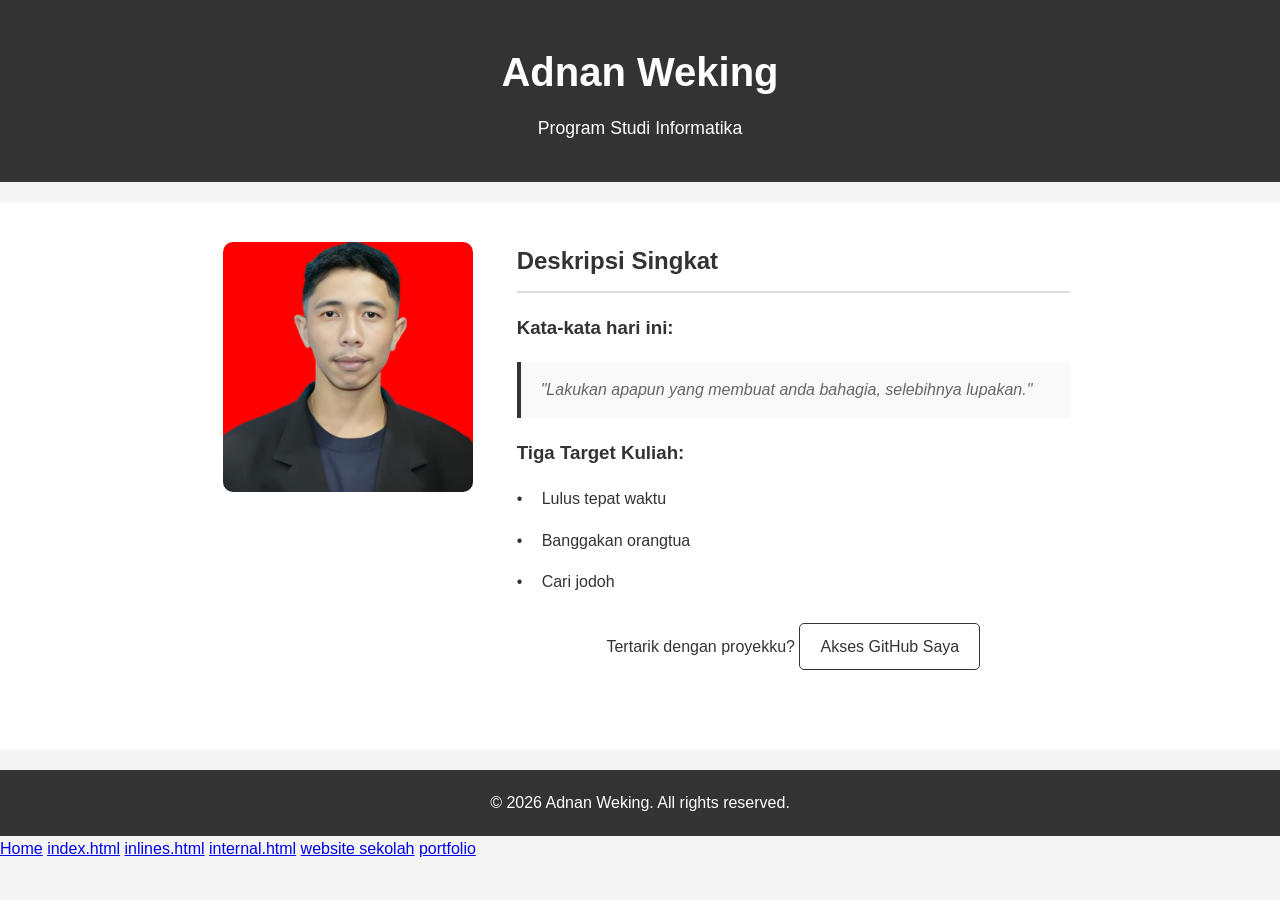
<file: index.html>
<!DOCTYPE html>
<html lang="id">
<head>
    <meta charset="UTF-8">
    <meta name="viewport" content="width=device-width, initial-scale=1.0">
    <title>Profil Adnan Weking</title>
    <style>
        * {
            margin: 0;
            padding: 0;
            box-sizing: border-box;
        }

        body {
            font-family: Arial, sans-serif;
            line-height: 1.6;
            color: #333;
            background-color: #f5f5f5;
        }

        .container {
            max-width: 900px;
            margin: 0 auto;
            padding: 0 20px;
        }

        /* Header */
        header {
            background-color: #333;
            color: white;
            padding: 40px 0;
            text-align: center;
        }

        header h1 {
            font-size: 2.5em;
            margin-bottom: 10px;
        }

        header p {
            font-size: 1.1em;
        }

        /* Main Content */
        main {
            background: white;
            padding: 40px 20px;
            margin: 20px 0;
        }

        .profile-section {
            display: grid;
            grid-template-columns: 1fr 2fr;
            gap: 30px;
            align-items: start;
            margin-bottom: 40px;
        }

        .profile-image {
            text-align: center;
        }

        .profile-image img {
            width: 250px;
            height: 250px;
            border-radius: 10px;
            object-fit: cover;
            object-position: center 10%;
        }

        .profile-info h2 {
            color: #333;
            margin-bottom: 20px;
            padding-bottom: 10px;
            border-bottom: 2px solid #ddd;
        }

        .profile-info blockquote {
            background-color: #f9f9f9;
            padding: 15px 20px;
            border-left: 4px solid #333;
            margin: 20px 0;
            font-style: italic;
            color: #666;
        }

        .profile-info h3 {
            margin-top: 20px;
            margin-bottom: 10px;
            color: #333;
        }

        .profile-info ul {
            list-style: none;
            margin-left: 0;
        }

        .profile-info li {
            padding: 8px 0;
            padding-left: 25px;
            position: relative;
        }

        .profile-info li:before {
            content: "•";
            position: absolute;
            left: 0;
        }

        .profile-info p {
            margin-top: 20px;
            text-align: center;
        }

        .profile-info a {
            color: #333;
            text-decoration: none;
            padding: 10px 20px;
            border: 1px solid #333;
            border-radius: 5px;
            display: inline-block;
            transition: 0.3s;
        }

        .profile-info a:hover {
            background-color: #333;
            color: white;
        }

        /* Footer */
        footer {
            background-color: #333;
            color: white;
            text-align: center;
            padding: 20px;
        }

        /* Responsive */
        @media (max-width: 768px) {
            .profile-section {
                grid-template-columns: 1fr;
            }

            .profile-image img {
                width: 200px;
                height: 200px;
            }

            header h1 {
                font-size: 1.8em;
            }

            main {
                padding: 20px 15px;
            }
        }
    </style>
</head>
<body>
    <!-- Header -->
    <header>
        <div class="container">
            <h1>Adnan Weking</h1>
            <p>Program Studi Informatika</p>
        </div>
    </header>

    <!-- Main Content -->
    <main>
        <div class="container">
            <div class="profile-section">
                <!-- Profile Image -->
                <div class="profile-image">
                    <img src="./portfolio/WhatsApp Image 2025-04-12 at 00.24.28.jpeg" alt="Adnan Weking">
                </div>

                <!-- Profile Info -->
                <div class="profile-info">
                    <h2>Deskripsi Singkat</h2>
                    
                    <h3>Kata-kata hari ini:</h3>
                    <blockquote>
                        "Lakukan apapun yang membuat anda bahagia, selebihnya lupakan."
                    </blockquote>

                    <h3>Tiga Target Kuliah:</h3>
                    <ul>
                        <li>Lulus tepat waktu</li>
                        <li>Banggakan orangtua</li>
                        <li>Cari jodoh</li>
                    </ul>

                    <p>Tertarik dengan proyekku? <a href="https://github.com/adnanweking" target="_blank">Akses GitHub Saya</a></p>
                </div>
            </div>
        </div>
    </main>

    <!-- Footer -->
    <footer>
        <p>&copy; 2026 Adnan Weking. All rights reserved.</p>
    </footer>
</body>
</html>

<nav class="navbar">
        <a href="index.html">Home</a>
    
        <a href="index.html">index.html</a>
        <a href="inlines.html">inlines.html</a>
        <a href="internal.html">internal.html</a>
        <a href="website sekolah">website sekolah</a>
        <a href="portfolio/">portfolio</a>
</file>
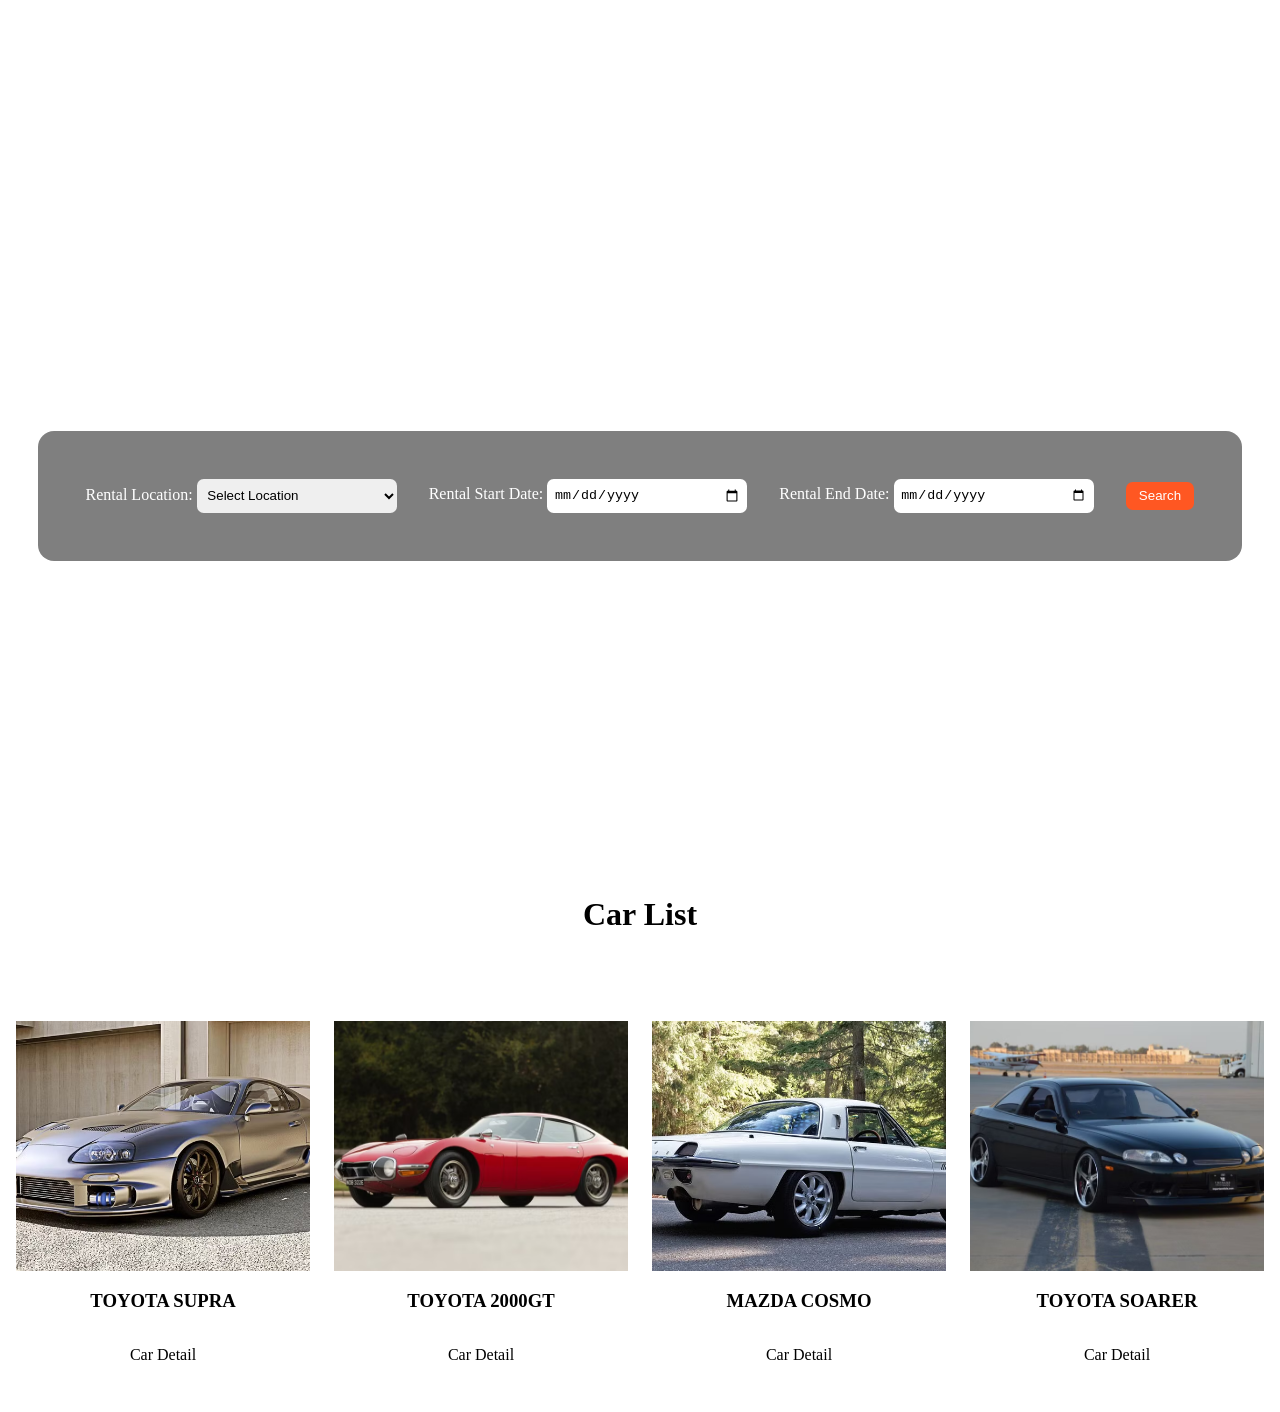
<file: carrental/index.html>
<!DOCTYPE html>
<html lang="en">

<head>
    <meta charset="UTF-8">
    <meta name="viewport" content="width=device-width, initial-scale=1.0">
    <title>Car Rental</title>
    <link rel="stylesheet" href="style.css">
</head>

<body>
    <div id="search">
        <div class="title">
            <h1>Car Rental</h1>
            <p>Find the perfect car for your next adventure</p>
            <hr>
        </div>
        <div class="form-container">
            <div class="form-group">
                <label for="pickup">Rental Location:</label>
                <select id="pickup" name="pickup">
                    <option value="">Select Location</option>
                    <option value="location1">Yogyakarta</option>
                    <option value="location2">Bali</option>
                </select>
            </div>
            <div class="form-group">
                <label for="pickup-date">Rental Start Date:</label>
                <input type="date" id="pickup-date" name="pickup-date">
            </div>
            <div class="form-group">
                <label for="return-date">Rental End Date:</label>
                <input type="date" id="return-date" name="return-date">
            </div>
            <button type="submit">Search</button>
        </div>
    </div>

    <div class="car-list">
        <h2>Car List</h2>
        <div class="car-item">
            <img src="./car/toyota-supra.avif" alt="Car 1">
            <h3>TOYOTA SUPRA</h3>
            <p>Car Detail</p>
        </div>
        <div class="car-item">
            <img src="./car/toyota-200gt.avif" alt="Car 2">
            <h3>TOYOTA 2000GT</h3>
            <p>Car Detail</p>
        </div>
        <div class="car-item">
            <img src="./car/mazda-cosmo.avif" alt="Car 2">
            <h3>MAZDA COSMO</h3>
            <p>Car Detail</p>
        </div>
        <div class="car-item">
            <img src="./car/toyot-soarer.avif" alt="Car 2">
            <h3>TOYOTA SOARER</h3>
            <p>Car Detail</p>
        </div>
    </div>
</body>

</html>
</file>
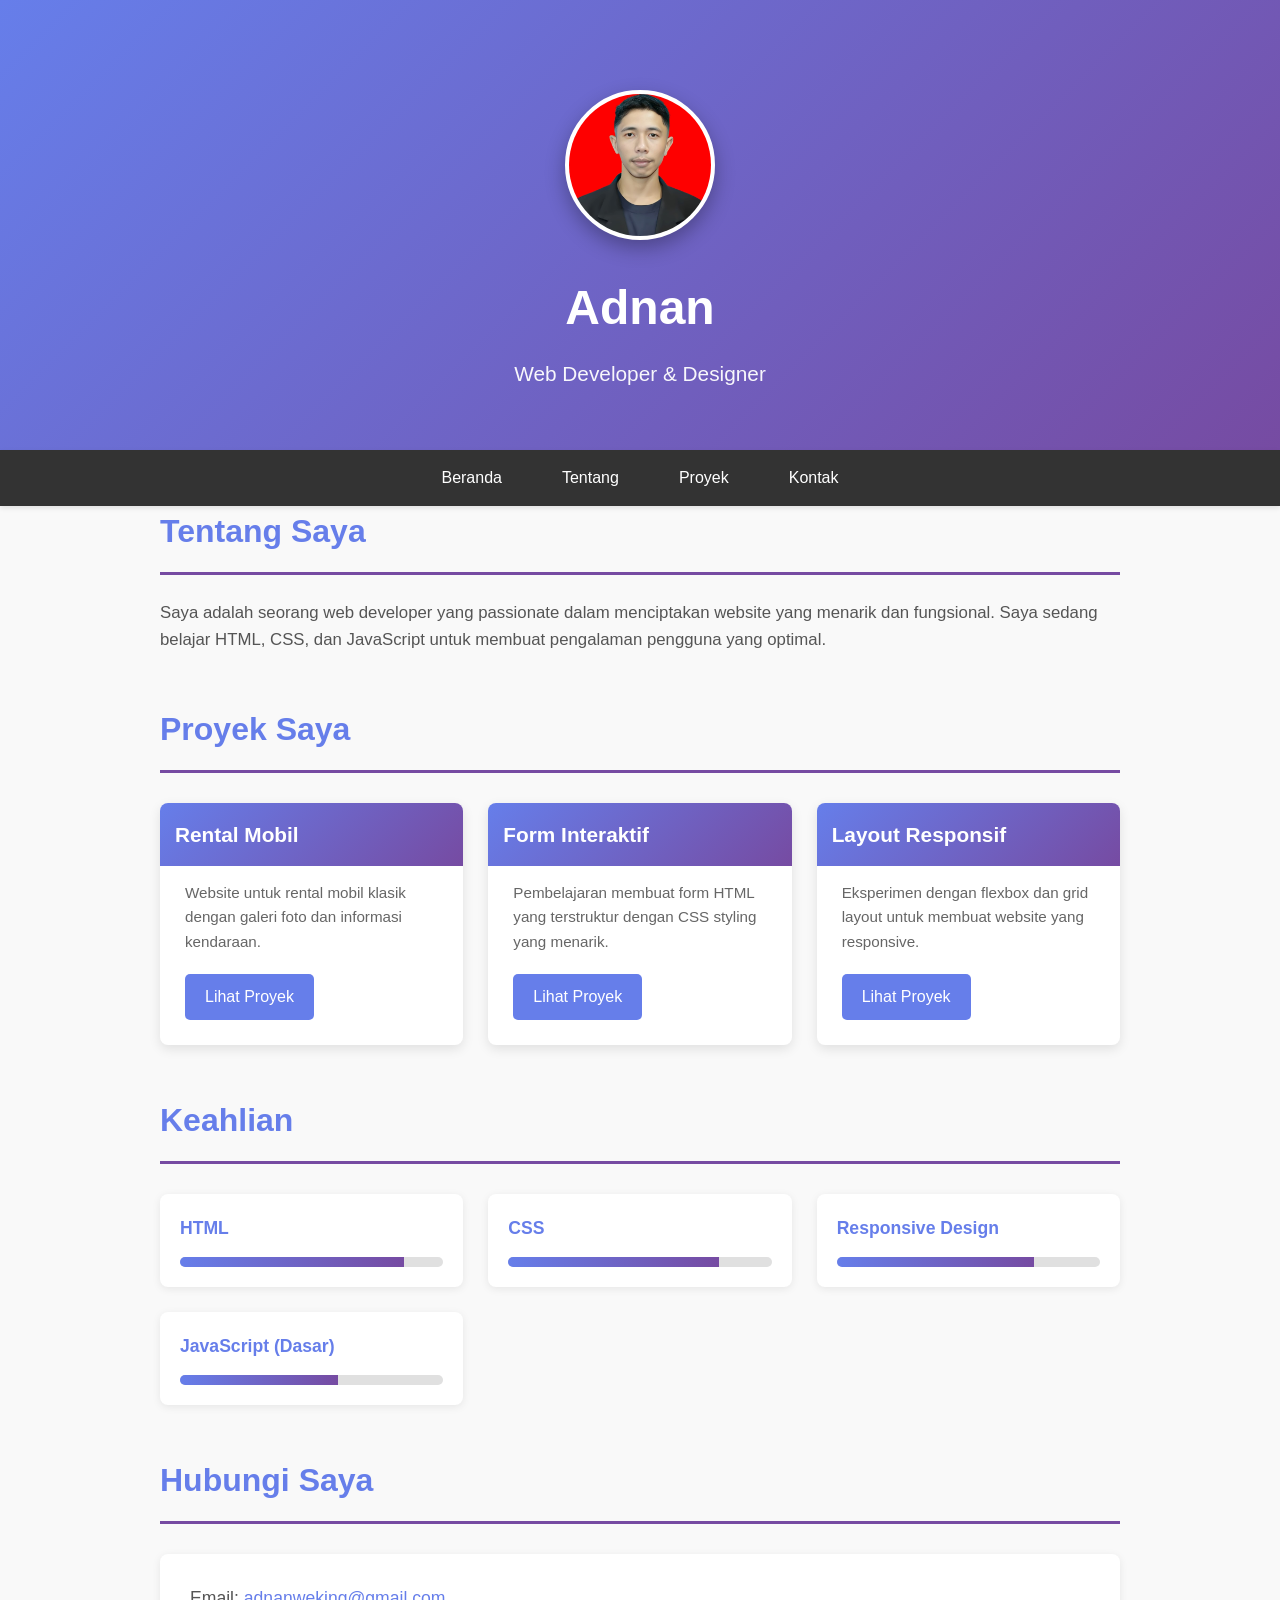
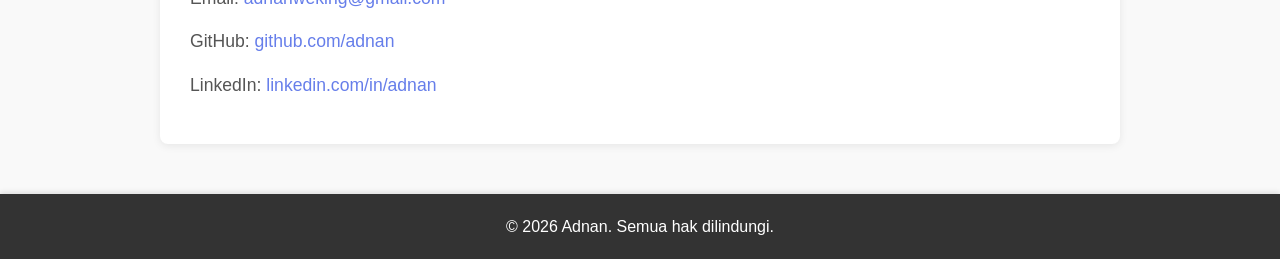
<file: portfolio/index.html>
<!DOCTYPE html>
<html lang="id">
<head>
    <meta charset="UTF-8">
    <meta name="viewport" content="width=device-width, initial-scale=1.0">
    <title>Portfolio - Adnan</title>
    <link rel="stylesheet" href="style.css">
</head>
<body>
    <!-- Header -->
    <header>
        <div class="container">
            <div class="profile-circle">
                <img src="./WhatsApp Image 2025-04-12 at 00.24.28.jpeg" alt="Profile Picture">
            </div>
            <h1>Adnan</h1>
            <p class="tagline">Web Developer & Designer</p>
        </div>
    </header>

    <!-- Navigation -->
    <nav>
        <div class="container">
            <ul>
                <li><a href="#home">Beranda</a></li>
                <li><a href="#about">Tentang</a></li>
                <li><a href="#projects">Proyek</a></li>
                <li><a href="#contact">Kontak</a></li>
            </ul>
        </div>
    </nav>

    <!-- Main Content -->
    <main class="container">
        <!-- About Section -->
        <section id="about" class="section">
            <h2>Tentang Saya</h2>
            <p>
                Saya adalah seorang web developer yang passionate dalam menciptakan website yang menarik 
                dan fungsional. Saya sedang belajar HTML, CSS, dan JavaScript untuk membuat pengalaman 
                pengguna yang optimal.
            </p>
        </section>

        <!-- Projects Section -->
        <section id="projects" class="section">
            <h2>Proyek Saya</h2>
            <div class="projects-grid">
                <article class="project-card">
                    <div class="project-header">
                        <h3>Rental Mobil</h3>
                    </div>
                    <p>Website untuk rental mobil klasik dengan galeri foto dan informasi kendaraan.</p>
                    <a href="../carrental/index.html" class="btn">Lihat Proyek</a>
                </article>

                <article class="project-card">
                    <div class="project-header">
                        <h3>Form Interaktif</h3>
                    </div>
                    <p>Pembelajaran membuat form HTML yang terstruktur dengan CSS styling yang menarik.</p>
                    <a href="../form.html" class="btn">Lihat Proyek</a>
                </article>

                <article class="project-card">
                    <div class="project-header">
                        <h3>Layout Responsif</h3>
                    </div>
                    <p>Eksperimen dengan flexbox dan grid layout untuk membuat website yang responsive.</p>
                    <a href="../templates/08-flexbox-layout.html" class="btn">Lihat Proyek</a>
                </article>
            </div>
        </section>

        <!-- Skills Section -->
        <section id="skills" class="section">
            <h2>Keahlian</h2>
            <div class="skills-list">
                <div class="skill-item">
                    <h4>HTML</h4>
                    <div class="skill-bar">
                        <div class="skill-progress" style="width: 85%"></div>
                    </div>
                </div>
                <div class="skill-item">
                    <h4>CSS</h4>
                    <div class="skill-bar">
                        <div class="skill-progress" style="width: 80%"></div>
                    </div>
                </div>
                <div class="skill-item">
                    <h4>Responsive Design</h4>
                    <div class="skill-bar">
                        <div class="skill-progress" style="width: 75%"></div>
                    </div>
                </div>
                <div class="skill-item">
                    <h4>JavaScript (Dasar)</h4>
                    <div class="skill-bar">
                        <div class="skill-progress" style="width: 60%"></div>
                    </div>
                </div>
            </div>
        </section>

        <!-- Contact Section -->
        <section id="contact" class="section">
            <h2>Hubungi Saya</h2>
            <div class="contact-info">
                <p>Email: <a href="mailto:adnan@example.com">adnanweking@gmail.com</a></p>
                <p>GitHub: <a href="https://github.com" target="_blank">github.com/adnan</a></p>
                <p>LinkedIn: <a href="https://linkedin.com" target="_blank">linkedin.com/in/adnan</a></p>
            </div>
        </section>
    </main>

    <!-- Footer -->
    <footer>
        <div class="container">
            <p>&copy; 2026 Adnan. Semua hak dilindungi.</p>
        </div>
    </footer>
</body>
</html>
</file>
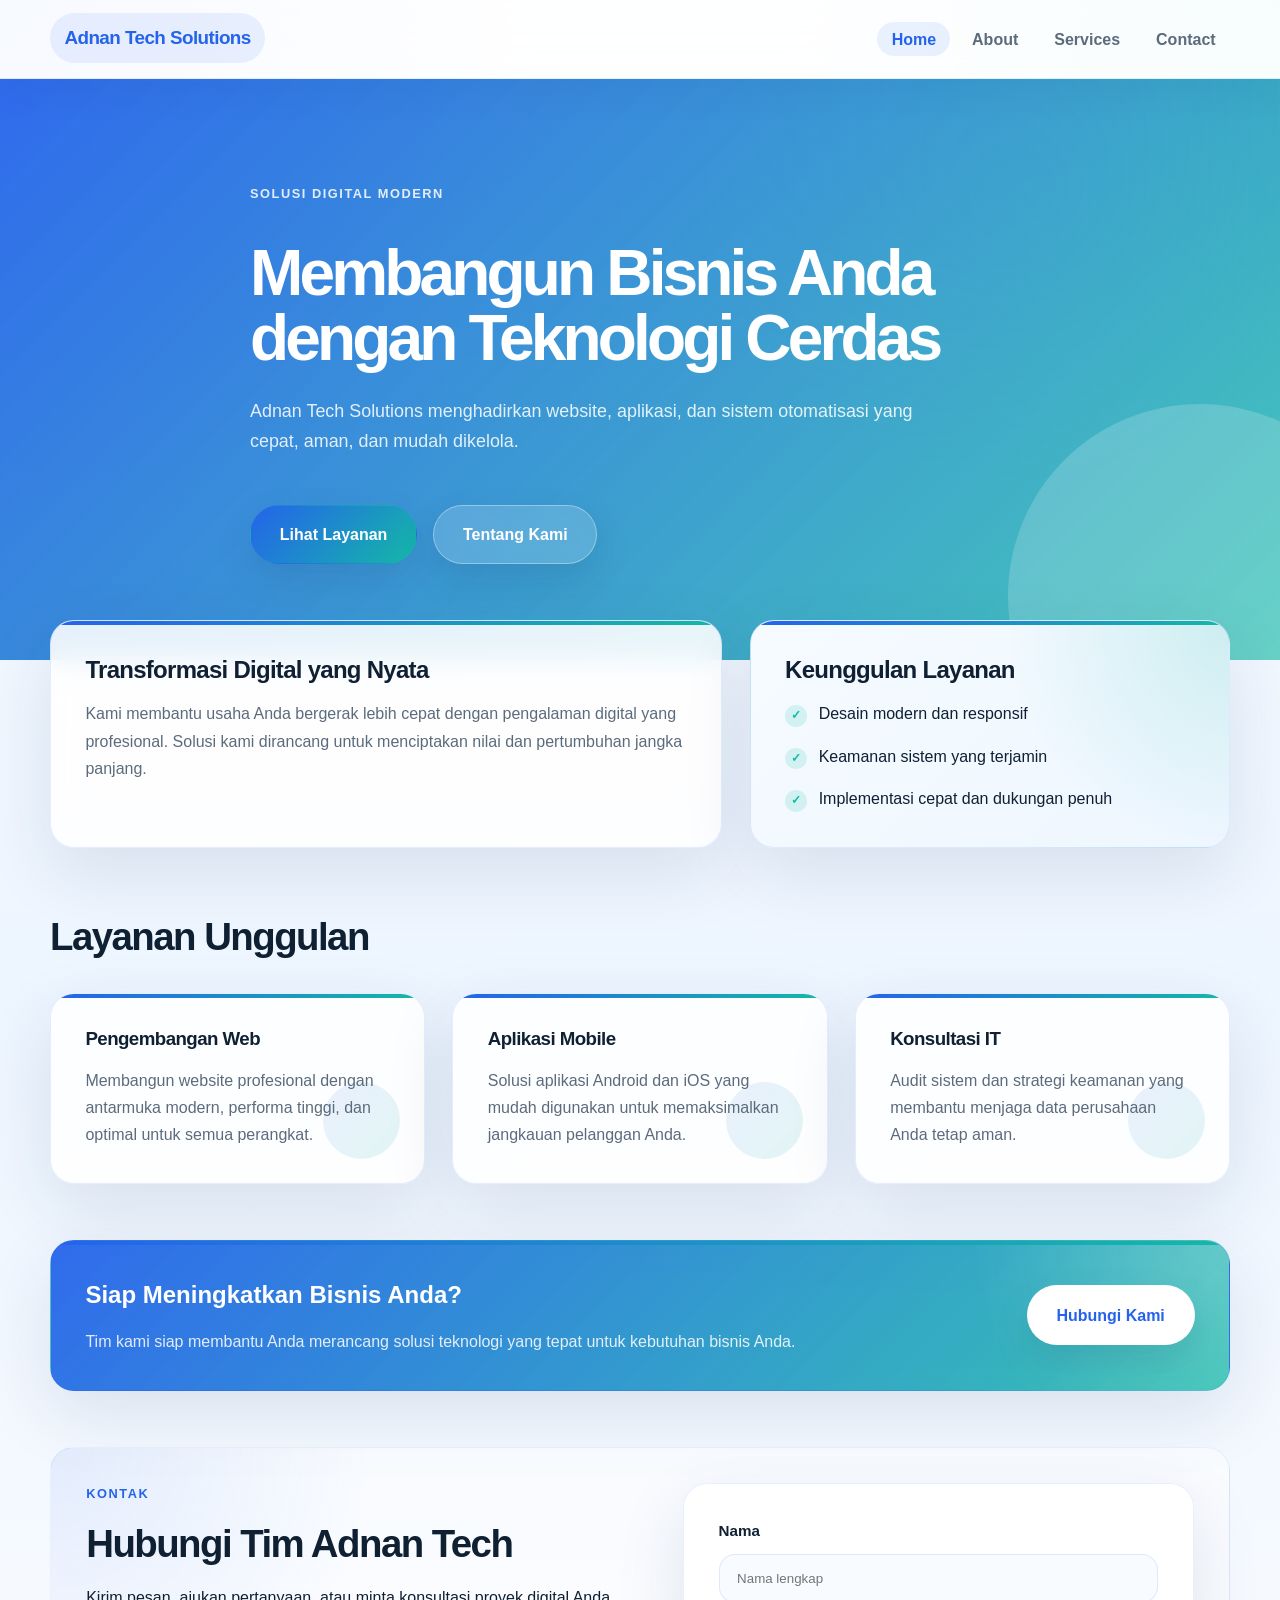
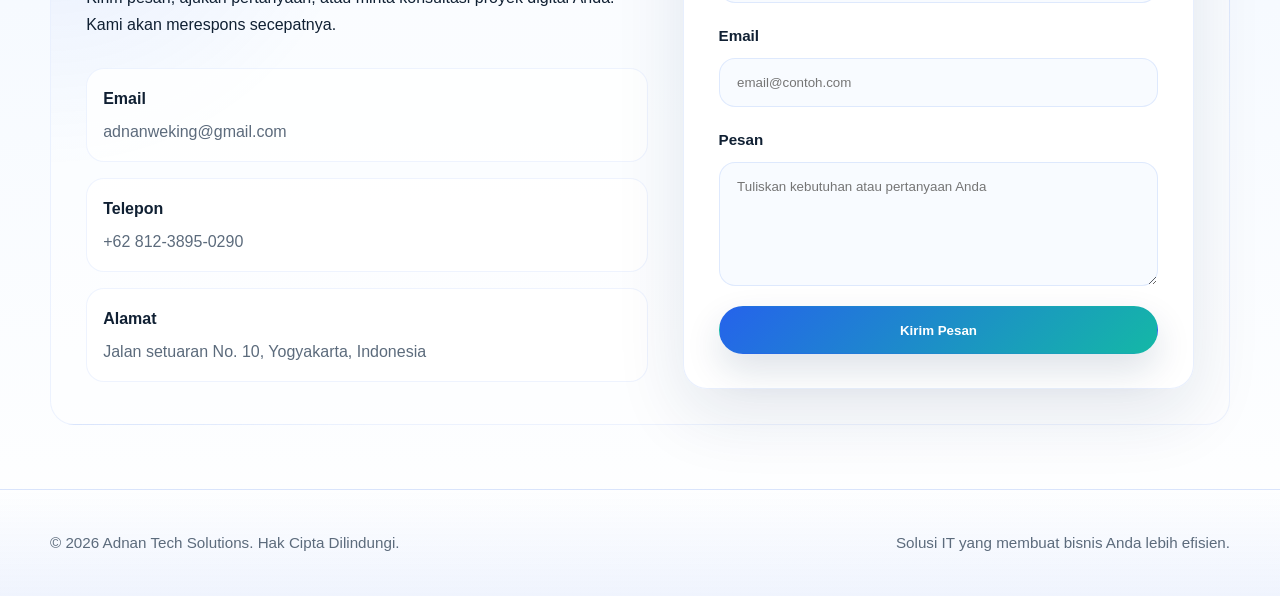
<file: uts/index.html>
﻿<!DOCTYPE html>
<html lang="id">
<head>
    <meta charset="UTF-8">
    <meta name="viewport" content="width=device-width, initial-scale=1.0">
    <title>Home - Adnan Tech Solutions</title>
    <link rel="stylesheet" href="style.css">
</head>
<body>
    <nav class="site-nav">
        <div class="container nav-inner">
            <a class="brand" href="index.html">Adnan Tech Solutions</a>
            <ul>
                <li><a href="index.html">Home</a></li>
                <li><a href="about.html">About</a></li>
                <li><a href="services.html">Services</a></li>
                <li><a href="contact.html">Contact</a></li>
            </ul>
        </div>
    </nav>

    <header class="hero">
        <div class="container hero-content">
            <span class="eyebrow">Solusi Digital Modern</span>
            <h1>Membangun Bisnis Anda dengan Teknologi Cerdas</h1>
            <p>Adnan Tech Solutions menghadirkan website, aplikasi, dan sistem otomatisasi yang cepat, aman, dan mudah dikelola.</p>
            <div class="hero-actions">
                <a class="btn btn-primary" href="services.html">Lihat Layanan</a>
                <a class="btn btn-secondary" href="about.html">Tentang Kami</a>
            </div>
        </div>
    </header>

    <main class="container">
        <section class="intro-grid">
            <article class="intro-card">
                <h2>Transformasi Digital yang Nyata</h2>
                <p>Kami membantu usaha Anda bergerak lebih cepat dengan pengalaman digital yang profesional. Solusi kami dirancang untuk menciptakan nilai dan pertumbuhan jangka panjang.</p>
            </article>
            <article class="intro-card highlight-card">
                <h2>Keunggulan Layanan</h2>
                <ul>
                    <li>Desain modern dan responsif</li>
                    <li>Keamanan sistem yang terjamin</li>
                    <li>Implementasi cepat dan dukungan penuh</li>
                </ul>
            </article>
        </section>

        <section id="services" class="feature-section">
            <h2>Layanan Unggulan</h2>
            <div class="feature-grid">
                <div class="feature-card">
                    <h3>Pengembangan Web</h3>
                    <p>Membangun website profesional dengan antarmuka modern, performa tinggi, dan optimal untuk semua perangkat.</p>
                </div>
                <div class="feature-card">
                    <h3>Aplikasi Mobile</h3>
                    <p>Solusi aplikasi Android dan iOS yang mudah digunakan untuk memaksimalkan jangkauan pelanggan Anda.</p>
                </div>
                <div class="feature-card">
                    <h3>Konsultasi IT</h3>
                    <p>Audit sistem dan strategi keamanan yang membantu menjaga data perusahaan Anda tetap aman.</p>
                </div>
            </div>
        </section>

        <section class="cta-panel">
            <div>
                <h2>Siap Meningkatkan Bisnis Anda?</h2>
                <p>Tim kami siap membantu Anda merancang solusi teknologi yang tepat untuk kebutuhan bisnis Anda.</p>
            </div>
            <a class="btn btn-primary" href="contact.html">Hubungi Kami</a>
        </section>

        <section id="contact" class="contact-section">
            <div class="contact-grid">
                <div class="contact-info">
                    <span class="eyebrow">Kontak</span>
                    <h2>Hubungi Tim Adnan Tech</h2>
                    <p>Kirim pesan, ajukan pertanyaan, atau minta konsultasi proyek digital Anda. Kami akan merespons secepatnya.</p>
                    <div class="contact-details">
                        <div>
                            <strong>Email</strong>
                            <a href="mailto:adnanweking@gmail.com">adnanweking@gmail.com</a>
                        </div>
                        <div>
                            <strong>Telepon</strong>
                            <a href="tel:+6281238950290">+62 812-3895-0290</a>
                        </div>
                        <div>
                            <strong>Alamat</strong>
                            <span>Jalan setuaran No. 10, Yogyakarta, Indonesia</span>
                        </div>
                    </div>
                </div>
                <form class="contact-form" action="#" method="post">
                    <div class="form-field">
                        <label for="name">Nama</label>
                        <input type="text" id="name" name="name" placeholder="Nama lengkap" required>
                    </div>
                    <div class="form-field">
                        <label for="email">Email</label>
                        <input type="email" id="email" name="email" placeholder="email@contoh.com" required>
                    </div>
                    <div class="form-field">
                        <label for="message">Pesan</label>
                        <textarea id="message" name="message" rows="6" placeholder="Tuliskan kebutuhan atau pertanyaan Anda" required></textarea>
                    </div>
                    <button class="btn btn-primary" type="submit">Kirim Pesan</button>
                </form>
            </div>
        </section>
    </main>

    <footer class="site-footer">
        <div class="container footer-inner">
            <p>&copy; 2026 Adnan Tech Solutions. Hak Cipta Dilindungi.</p>
            <p>Solusi IT yang membuat bisnis Anda lebih efisien.</p>
        </div>
    </footer>
    <script src="script.js"></script>
</body>
</html>
</file>
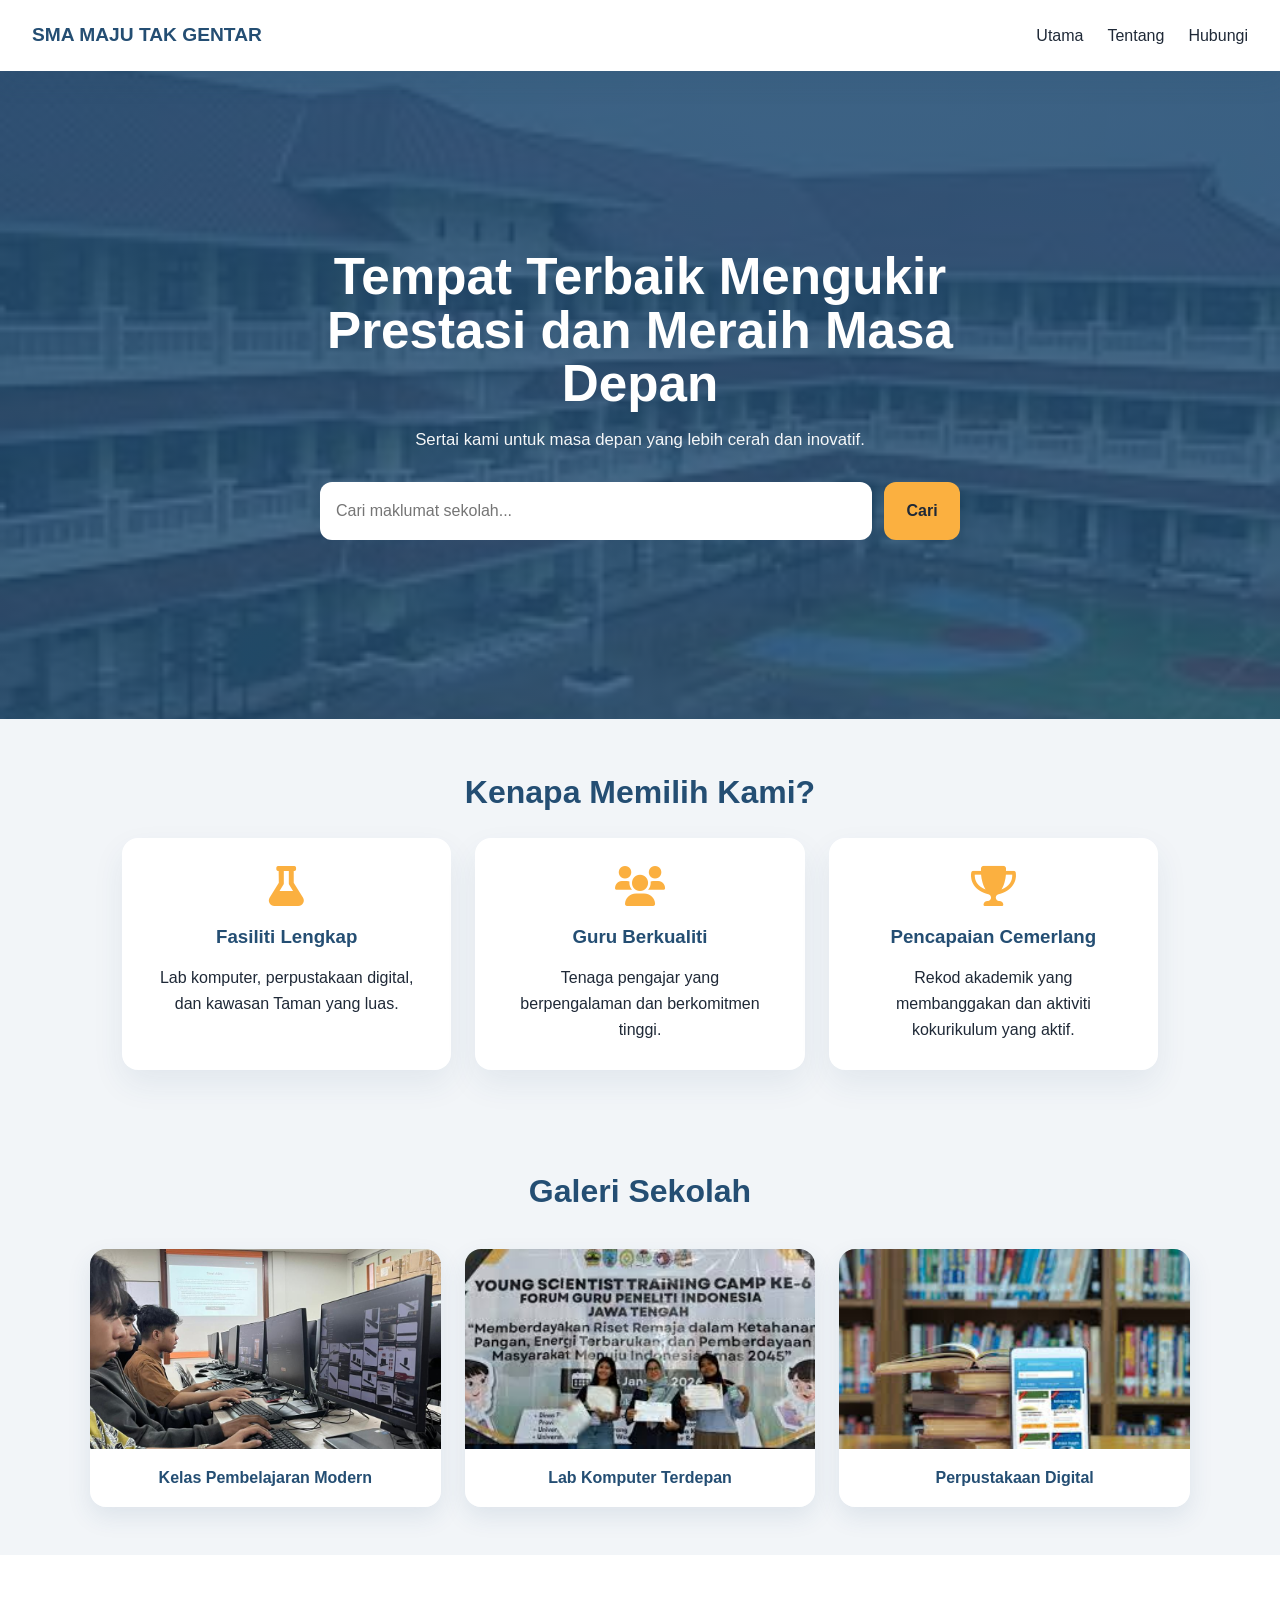
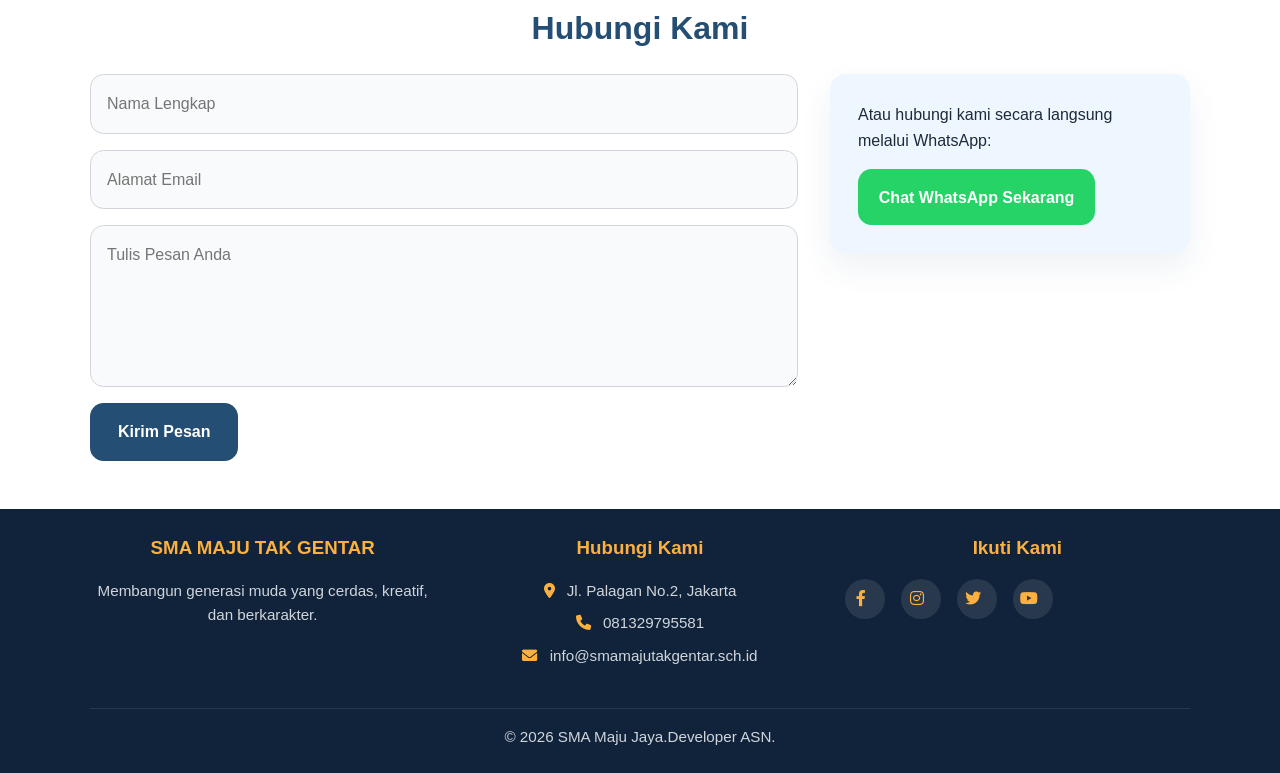
<file: website sekolah/index.html>
<!DOCTYPE html>
<html lang="id">
<head>
    <meta charset="UTF-8">
    <meta name="viewport" content="width=device-width, initial-scale=1.0">
    <title>Website Sekolah - SMA MAJU TAK GENTAR </title>
    <link rel="stylesheet" href="style.css">
    <link rel="stylesheet" href="https://cdnjs.cloudflare.com/ajax/libs/font-awesome/6.0.0/css/all.min.css">
</head>
<body>

    <header>
        <div class="logo">SMA MAJU TAK GENTAR</div>
        <nav>
            <ul>
                <li><a href="#home">Utama</a></li>
                <li><a href="#tentang">Tentang</a></li>
                <li><a href="#kontak">Hubungi</a></li>
            </ul>
        </nav>
    </header>

    <section class="hero" id="home">
        <div class="hero-content">
            <h1>Tempat Terbaik Mengukir Prestasi dan Meraih Masa Depan</h1>
            <p>Sertai kami untuk masa depan yang lebih cerah dan inovatif.</p>
            
            <form class="search-form">
                <input type="text" placeholder="Cari maklumat sekolah...">
                <button type="submit">Cari</button>
            </form>
        </div>
    </section>

    <main class="container" id="tentang">
        <section class="main-content">
            <h2>Kenapa Memilih Kami?</h2>
            <div class="features">
                <div class="card">
                    <i class="fas fa-flask icon"></i>
                    <h3>Fasiliti Lengkap</h3>
                    <p>Lab komputer, perpustakaan digital, dan kawasan Taman yang luas.</p>
                </div>
                <div class="card">
                    <i class="fas fa-users icon"></i>
                    <h3>Guru Berkualiti</h3>
                    <p>Tenaga pengajar yang berpengalaman dan berkomitmen tinggi.</p>
                </div>
                <div class="card">
                    <i class="fas fa-trophy icon"></i>
                    <h3>Pencapaian Cemerlang</h3>
                    <p>Rekod akademik yang membanggakan dan aktiviti kokurikulum yang aktif.</p>
                </div>
            </div>
        </section>
    </main>

    <section class="gallery">
        <h2>Galeri Sekolah</h2>
        <div class="gallery-grid">
            <div class="gallery-item">
                <img src="./lab komputer.jpeg" alt="Kelas Modern">
                <p>Kelas Pembelajaran Modern</p>
            </div>
            <div class="gallery-item">
                <img src="./pencapaian.jpeg" alt="Lab Komputer">
                <p>Lab Komputer Terdepan</p>
            </div>
            <div class="gallery-item">
                <img src="./perpustakaan digital.jpeg" alt="Perpustakaan">
                <p>Perpustakaan Digital</p>
            </div>
        </div>
    </section>

    <section class="contact" id="kontak">
        <h2>Hubungi Kami</h2>
        <div class="contact-container">
            <form class="contact-form">
                <input type="text" placeholder="Nama Lengkap" required>
                <input type="email" placeholder="Alamat Email" required>
                <textarea placeholder="Tulis Pesan Anda" rows="5"></textarea>
                <button type="submit">Kirim Pesan</button>
            </form>
            
            <div class="wa-container">
                <p>Atau hubungi kami secara langsung melalui WhatsApp:</p>
                <a href="https://wa.me/081329795581" class="wa-button" target="_blank">
                    Chat WhatsApp Sekarang
                </a>
            </div>
        </div>
    </section>

    <footer>
        <div class="footer-content">
            <div class="footer-section">
                <h3>SMA MAJU TAK GENTAR</h3>
                <p>Membangun generasi muda yang cerdas, kreatif, dan berkarakter.</p>
            </div>
            <div class="footer-section">
                <h3>Hubungi Kami</h3>
                <p><i class="fas fa-map-marker-alt"></i> Jl. Palagan No.2, Jakarta</p>
                <p><i class="fas fa-phone"></i> 081329795581</p>
                <p><i class="fas fa-envelope"></i> info@smamajutakgentar.sch.id</p>
            </div>
            <div class="footer-section">
                <h3>Ikuti Kami</h3>
                <div class="social-links">
                    <a href="#" class="social-link"><i class="fab fa-facebook-f"></i></a>
                    <a href="#" class="social-link"><i class="fab fa-instagram"></i></a>
                    <a href="#" class="social-link"><i class="fab fa-twitter"></i></a>
                    <a href="#" class="social-link"><i class="fab fa-youtube"></i></a>
                </div>
            </div>
        </div>
        <p class="footer-bottom">&copy; 2026 SMA Maju Jaya.Developer ASN.</p>
    </footer>

</body>
</html>
</file>
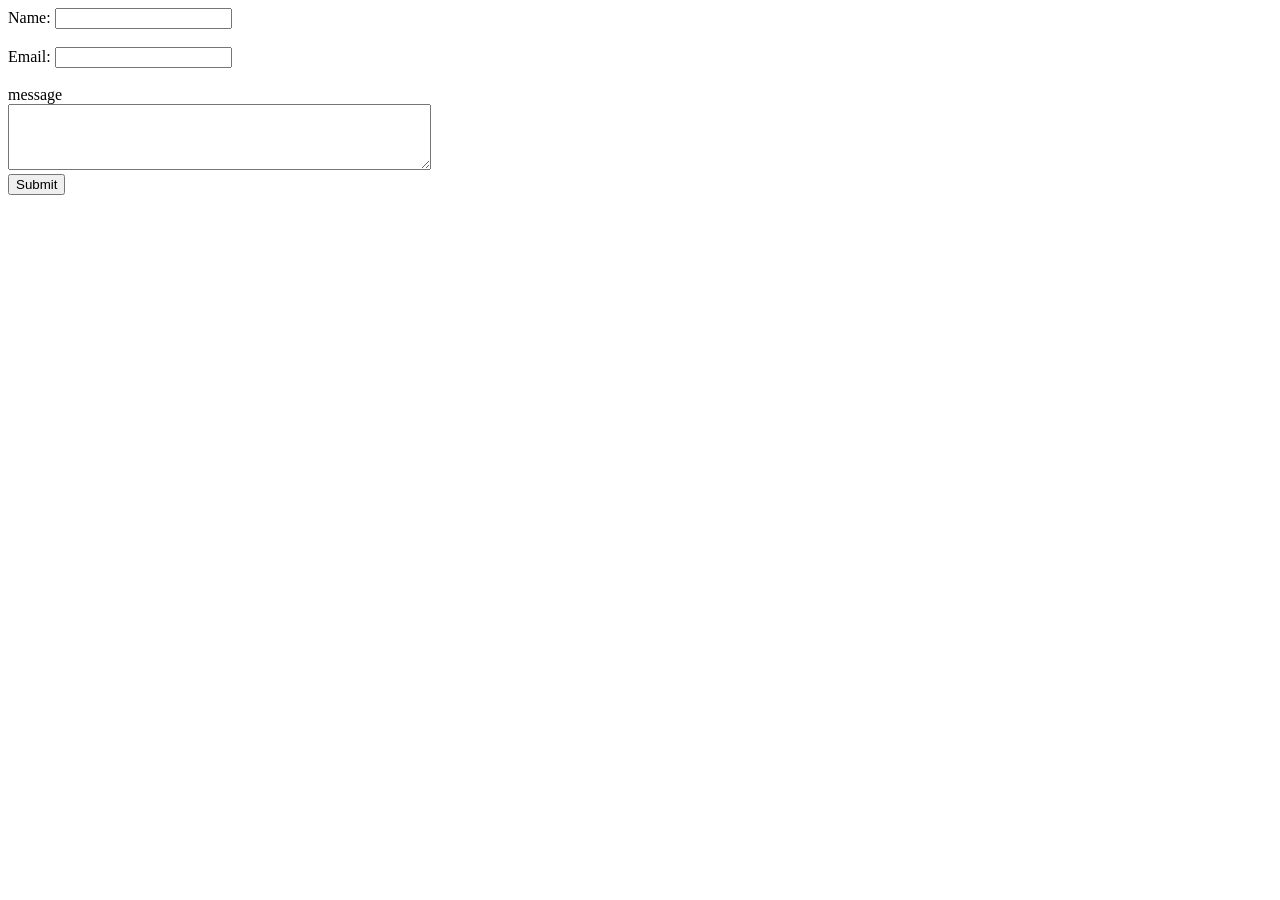
<file: form.html>
<!DOCTYPE html>
<html lang="en">
<head>
    <meta charset="UTF-8">
    <meta name="viewport" content="width=device-width, initial-scale=1.0">
    <title>Document</title>
</head>
<body>
    <form action="/submit" method="post">
        <label for="name">Name:</label>
        <input type="text" id="name" name="name" required><br><br>

        <label for="email">Email:</label>
        <input type="text" id="name" name="name" required><br><br>

        <label for="message">message</label><br>
        <textarea id="message" name="message" rows="4" cols="50"  required></textarea></textarea><br>

        <input type="submit" value="Submit">

    </form>
</body>
</html>
</file>
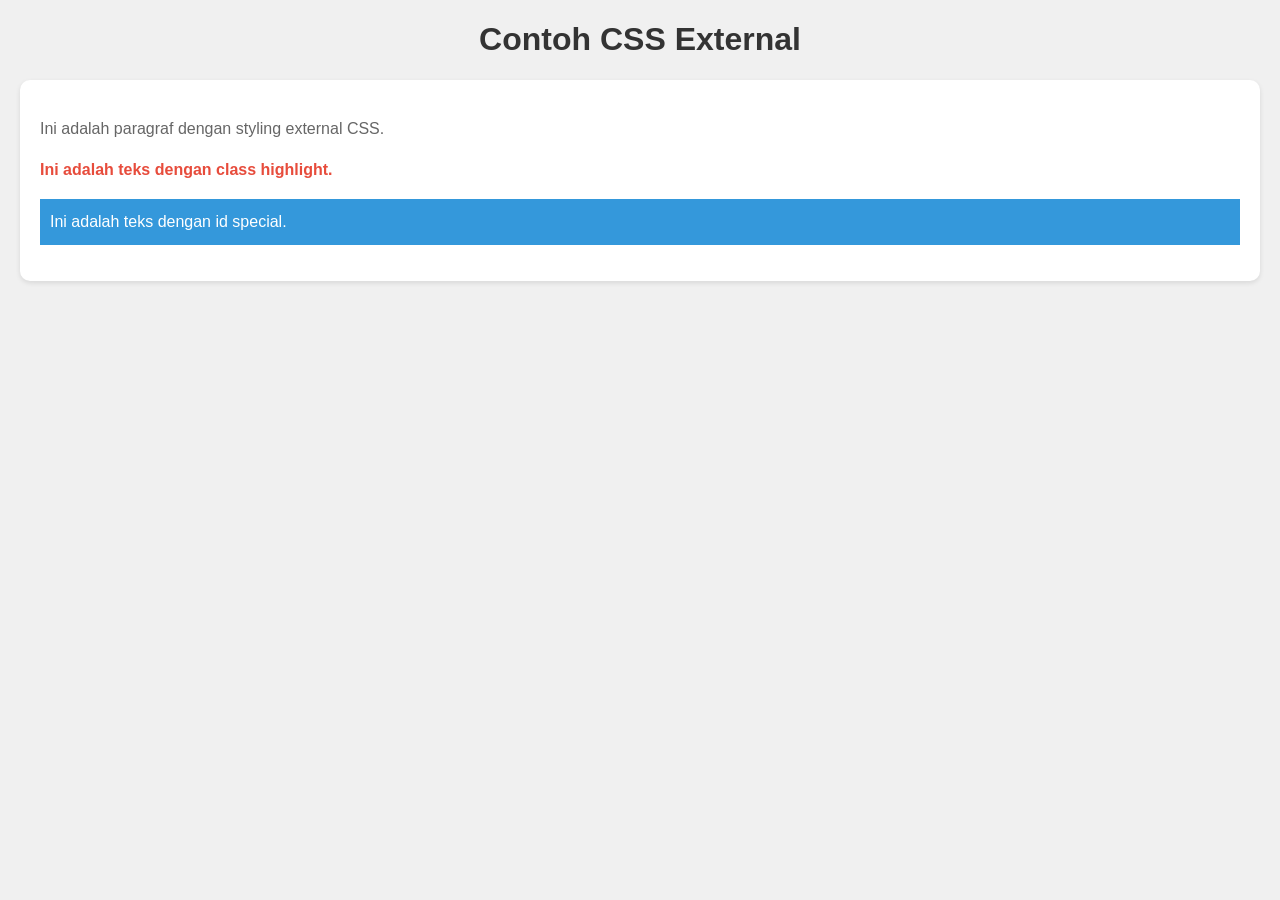
<file: templates/02-css-external.html>
<!DOCTYPE html>
<html lang="id">
<head>
    <meta charset="UTF-8">
    <meta name="viewport" content="width=device-width, initial-scale=1.0">
    <title>Template 2 - CSS External</title>
    <link rel="stylesheet" href="style-external.css">
</head>
<body>
    <h1>Contoh CSS External</h1>
    
    <div class="container">
        <p>Ini adalah paragraf dengan styling external CSS.</p>
        <p class="highlight">Ini adalah teks dengan class highlight.</p>
        <p id="special">Ini adalah teks dengan id special.</p>
    </div>
</body>
</html>
</file>
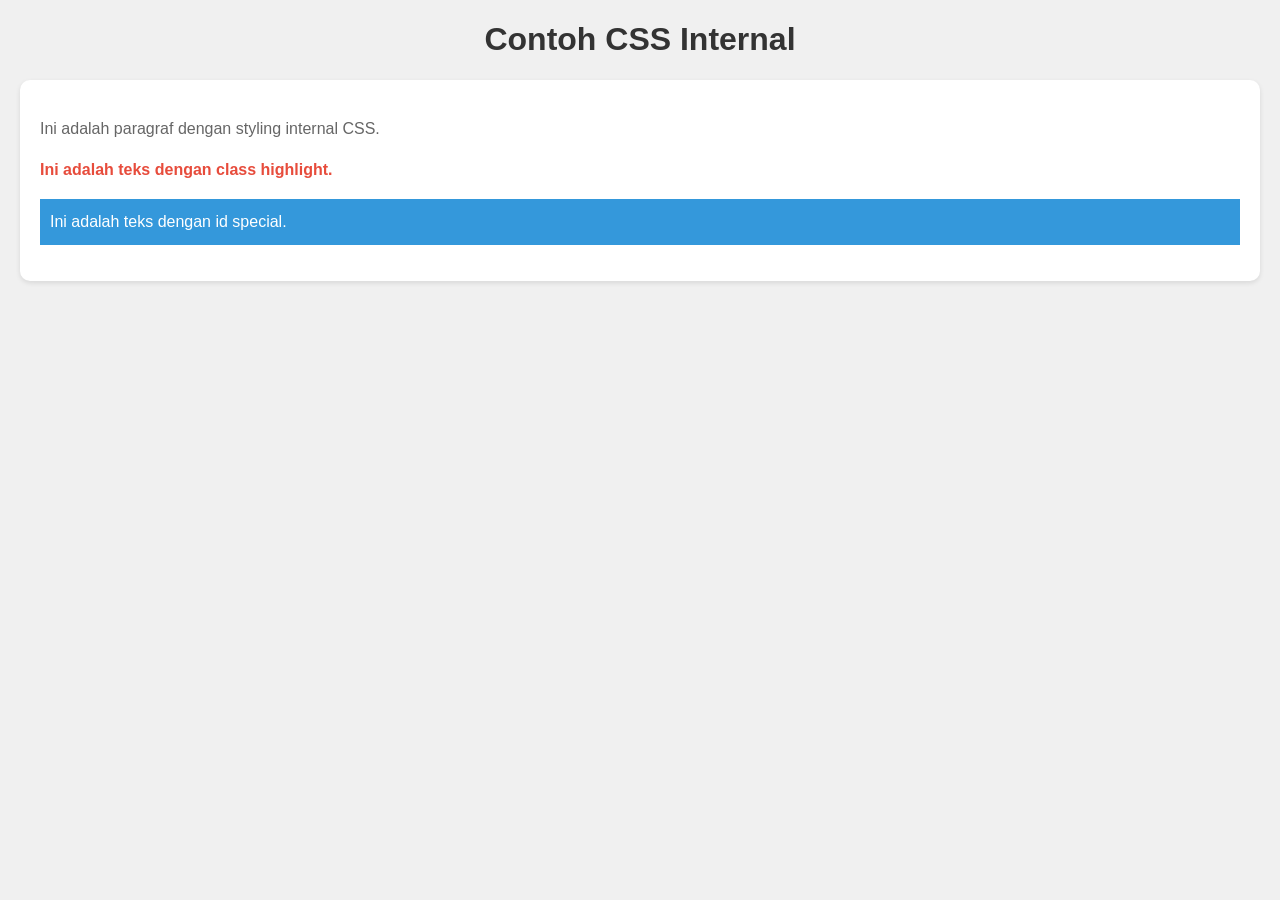
<file: templates/02-css-internal.html>
<!DOCTYPE html>
<html lang="id">
<head>
    <meta charset="UTF-8">
    <meta name="viewport" content="width=device-width, initial-scale=1.0">
    <title>Template 2 - CSS Internal</title>
    <style>
        /* CSS Internal Style */
        body {
            background-color: #f0f0f0;
            font-family: Arial, sans-serif;
            margin: 20px;
        }
        
        h1 {
            color: #333;
            text-align: center;
        }
        
        .container {
            background-color: white;
            padding: 20px;
            border-radius: 10px;
            box-shadow: 0 2px 5px rgba(0,0,0,0.1);
        }
        
        p {
            color: #666;
            line-height: 1.6;
        }
        
        .highlight {
            color: #e74c3c;
            font-weight: bold;
        }
        
        #special {
            background-color: #3498db;
            color: white;
            padding: 10px;
        }
    </style>
</head>
<body>
    <h1>Contoh CSS Internal</h1>
    
    <div class="container">
        <p>Ini adalah paragraf dengan styling internal CSS.</p>
        <p class="highlight">Ini adalah teks dengan class highlight.</p>
        <p id="special">Ini adalah teks dengan id special.</p>
    </div>
</body>
</html>
</file>
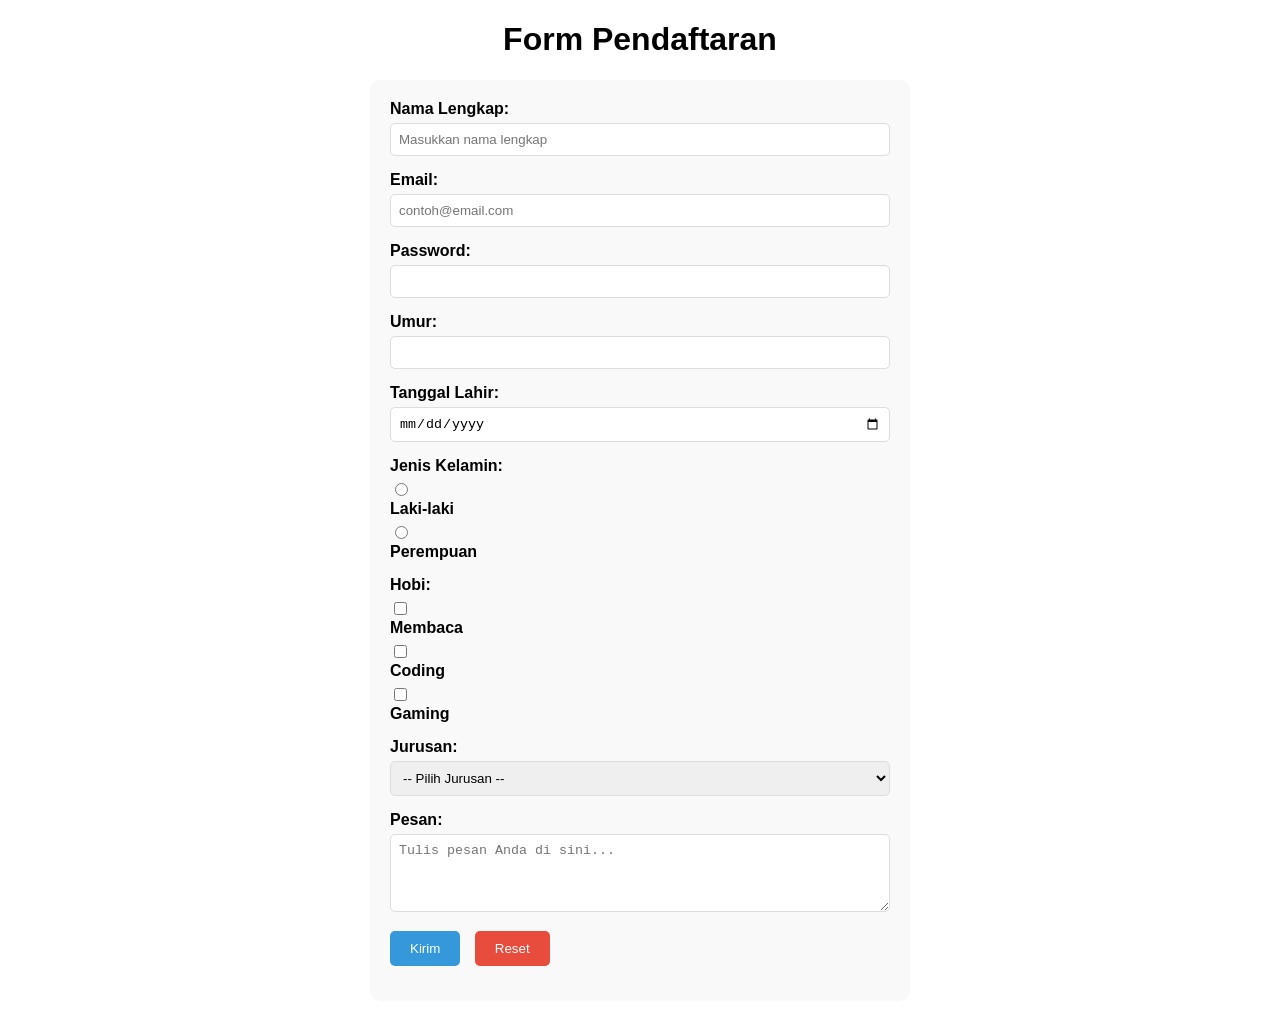
<file: templates/03-form.html>
<!DOCTYPE html>
<html lang="id">
<head>
    <meta charset="UTF-8">
    <meta name="viewport" content="width=device-width, initial-scale=1.0">
    <title>Template 3 - Form</title>
    <style>
        body {
            font-family: Arial, sans-serif;
            margin: 20px;
        }
        form {
            max-width: 500px;
            margin: 0 auto;
            background-color: #f9f9f9;
            padding: 20px;
            border-radius: 10px;
        }
        .form-group {
            margin-bottom: 15px;
        }
        label {
            display: block;
            margin-bottom: 5px;
            font-weight: bold;
        }
        input[type="text"],
        input[type="email"],
        input[type="password"],
        input[type="number"],
        input[type="date"],
        select,
        textarea {
            width: 100%;
            padding: 8px;
            border: 1px solid #ddd;
            border-radius: 5px;
            box-sizing: border-box;
        }
        input[type="submit"],
        input[type="reset"] {
            padding: 10px 20px;
            margin-right: 10px;
            background-color: #3498db;
            color: white;
            border: none;
            border-radius: 5px;
            cursor: pointer;
        }
        input[type="reset"] {
            background-color: #e74c3c;
        }
    </style>
</head>
<body>
    <h1 style="text-align: center;">Form Pendaftaran</h1>
    
    <form action="/submit" method="post">
        <!-- Text Input -->
        <div class="form-group">
            <label for="nama">Nama Lengkap:</label>
            <input type="text" id="nama" name="nama" placeholder="Masukkan nama lengkap" required>
        </div>
        
        <!-- Email Input -->
        <div class="form-group">
            <label for="email">Email:</label>
            <input type="email" id="email" name="email" placeholder="contoh@email.com" required>
        </div>
        
        <!-- Password Input -->
        <div class="form-group">
            <label for="password">Password:</label>
            <input type="password" id="password" name="password" required>
        </div>
        
        <!-- Number Input -->
        <div class="form-group">
            <label for="umur">Umur:</label>
            <input type="number" id="umur" name="umur" min="1" max="100">
        </div>
        
        <!-- Date Input -->
        <div class="form-group">
            <label for="tanggal">Tanggal Lahir:</label>
            <input type="date" id="tanggal" name="tanggal">
        </div>
        
        <!-- Radio Button -->
        <div class="form-group">
            <label>Jenis Kelamin:</label>
            <input type="radio" id="laki" name="gender" value="laki" required>
            <label for="laki">Laki-laki</label>
            <input type="radio" id="perempuan" name="gender" value="perempuan">
            <label for="perempuan">Perempuan</label>
        </div>
        
        <!-- Checkbox -->
        <div class="form-group">
            <label>Hobi:</label>
            <input type="checkbox" id="membaca" name="hobi" value="membaca">
            <label for="membaca">Membaca</label>
            <input type="checkbox" id="coding" name="hobi" value="coding">
            <label for="coding">Coding</label>
            <input type="checkbox" id="gaming" name="hobi" value="gaming">
            <label for="gaming">Gaming</label>
        </div>
        
        <!-- Select Dropdown -->
        <div class="form-group">
            <label for="jurusan">Jurusan:</label>
            <select id="jurusan" name="jurusan" required>
                <option value="">-- Pilih Jurusan --</option>
                <option value="informatika">Informatika</option>
                <option value="sipil">Teknik Sipil</option>
                <option value="elektro">Teknik Elektro</option>
                <option value="mesin">Teknik Mesin</option>
            </select>
        </div>
        
        <!-- Textarea -->
        <div class="form-group">
            <label for="pesan">Pesan:</label>
            <textarea id="pesan" name="pesan" rows="4" cols="50" placeholder="Tulis pesan Anda di sini..."></textarea>
        </div>
        
        <!-- Submit and Reset Buttons -->
        <div class="form-group">
            <input type="submit" value="Kirim">
            <input type="reset" value="Reset">
        </div>
    </form>
</body>
</html>
</file>
<file: carrental/style.css>
#search {
    width: 100%;
    height: 50em;
    background-image: url("https://images.unsplash.com/photo-1610809376778-928ee2c3a561?q=80&w=2340&auto=format&fit=crop&ixlib=rb-4.1.0&ixid=M3wxMjA3fDB8MHxwaG90by1wYWdlfHx8fGVufDB8fHx8fA%3D%3D");
    background-size: cover;
    display: flex;
    justify-content: center;
    align-items: center;
    flex-direction: column;
}

body {
    margin: 0;
}

.title {
    color: white;
    text-align: center;
}

.title h1 {
    font-size: 3em;
    margin: 0;
}

.title p {
    font-size: 1.5em;
    margin: 0.5em 0;
}

.title hr {
    width: 50em;
    max-width: 90vw;
    border: 1px solid white;
    margin: 3em auto;
    opacity: 0.5;
}

.form-container {
    background-color: rgba(0, 0, 0, 0.5);
    display: flex;
    justify-content: center;
    align-items: center;
    padding: 3em;
    border-radius: 1em;
    color: white;
    gap: 2em;
}

.form-container select,
.form-container input {
    box-sizing: border-box;
    padding: 0.5em;
    border: none;
    border-radius: 0.5em;
    width: 15em;
    height: 2.5em;
}

.form-container button {
    padding: 0.5em 1em;
    border: none;
    border-radius: 0.5em;
    background-color: #ff5722;
    color: white;
    cursor: pointer;
}

.car-list {
    display: grid;
    grid-template-columns: repeat(auto-fit, minmax(16rem, 1fr));
    gap: 1.5em;
    align-content: center;
    padding: 2em 1em;
    align-items: start;
    max-width: 80rem;
    margin: 0 auto;
}

.car-list h2 {
    font-size: 2em;
    margin: 2em 0;
    grid-column: 1 / -1;
    text-align: center;
}

.car-item {
    display: flex;
    justify-content: center;
    align-items: center;
    flex-direction: column;
    width: min(22rem, 100%);
}

.car-item img {
    width: 100%;
    height: 250px;
    object-fit: cover;
}
</file>
<file: portfolio/style.css>
/* Reset dan Base Styles */
* {
    margin: 0;
    padding: 0;
    box-sizing: border-box;
}

body {
    font-family: 'Segoe UI', Tahoma, Geneva, Verdana, sans-serif;
    line-height: 1.6;
    color: #333;
    background-color: #f9f9f9;
}

.container {
    max-width: 1000px;
    margin: 0 auto;
    padding: 0 20px;
}

/* Header */
header {
    background: linear-gradient(135deg, #667eea 0%, #764ba2 100%);
    color: white;
    padding: 60px 20px;
    text-align: center;
    box-shadow: 0 2px 10px rgba(0, 0, 0, 0.1);
}

header h1 {
    font-size: 3em;
    margin-bottom: 10px;
}

header .tagline {
    font-size: 1.3em;
    opacity: 0.95;
}

/* Profile Circle */
.profile-circle {
    width: 150px;
    height: 150px;
    margin: 30px auto 30px;
    border-radius: 50%;
    overflow: hidden;
    box-shadow: 0 8px 20px rgba(0, 0, 0, 0.3);
    border: 4px solid white;
    background-color: white;
}

.profile-circle img {
    width: 100%;
    height: 100%;
    object-fit: cover;
    object-position: center 10%;
    display: block;
}

/* Navigation */
nav {
    background-color: #333;
    padding: 15px 0;
    position: sticky;
    top: 0;
    z-index: 100;
    box-shadow: 0 2px 5px rgba(0, 0, 0, 0.1);
}

nav ul {
    list-style: none;
    display: flex;
    justify-content: center;
    gap: 30px;
    flex-wrap: wrap;
}

nav a {
    color: white;
    text-decoration: none;
    padding: 8px 15px;
    transition: all 0.3s ease;
    border-radius: 4px;
}

nav a:hover {
    background-color: #667eea;
    transform: translateY(-2px);
}

/* Main Content */
main {
    padding: 40px 20px;
    min-height: calc(100vh - 200px);
}

/* Section Styles */
.section {
    margin-bottom: 50px;
}

.section h2 {
    font-size: 2em;
    color: #667eea;
    margin-bottom: 25px;
    padding-bottom: 15px;
    border-bottom: 3px solid #764ba2;
}

.section p {
    font-size: 1.05em;
    color: #555;
    margin-bottom: 15px;
}

/* Projects Grid */
.projects-grid {
    display: grid;
    grid-template-columns: repeat(auto-fit, minmax(280px, 1fr));
    gap: 25px;
    margin-top: 30px;
}

.project-card {
    background: white;
    border-radius: 8px;
    box-shadow: 0 4px 12px rgba(0, 0, 0, 0.1);
    padding: 25px;
    transition: all 0.3s ease;
}

.project-card:hover {
    transform: translateY(-5px);
    box-shadow: 0 8px 20px rgba(102, 126, 234, 0.2);
}

.project-header {
    background: linear-gradient(135deg, #667eea 0%, #764ba2 100%);
    color: white;
    padding: 15px;
    margin: -25px -25px 15px -25px;
    border-radius: 8px 8px 0 0;
}

.project-card h3 {
    margin: 0;
    font-size: 1.3em;
}

.project-card p {
    color: #666;
    margin-bottom: 20px;
    font-size: 0.95em;
}

.btn {
    display: inline-block;
    background-color: #667eea;
    color: white;
    padding: 10px 20px;
    text-decoration: none;
    border-radius: 5px;
    transition: all 0.3s ease;
    font-weight: 500;
}

.btn:hover {
    background-color: #764ba2;
    transform: scale(1.05);
}

/* Skills Section */
.skills-list {
    display: grid;
    grid-template-columns: repeat(auto-fit, minmax(250px, 1fr));
    gap: 25px;
    margin-top: 30px;
}

.skill-item {
    background: white;
    padding: 20px;
    border-radius: 8px;
    box-shadow: 0 2px 8px rgba(0, 0, 0, 0.08);
}

.skill-item h4 {
    color: #667eea;
    margin-bottom: 15px;
    font-size: 1.1em;
}

.skill-bar {
    background-color: #e0e0e0;
    height: 10px;
    border-radius: 5px;
    overflow: hidden;
}

.skill-progress {
    background: linear-gradient(90deg, #667eea 0%, #764ba2 100%);
    height: 100%;
    transition: width 1.5s ease;
}

/* Contact Section */
.contact-info {
    background: white;
    padding: 30px;
    border-radius: 8px;
    box-shadow: 0 2px 8px rgba(0, 0, 0, 0.08);
    margin-top: 30px;
}

.contact-info p {
    margin-bottom: 15px;
    font-size: 1.1em;
}

.contact-info a {
    color: #667eea;
    text-decoration: none;
    transition: color 0.3s ease;
}

.contact-info a:hover {
    color: #764ba2;
    text-decoration: underline;
}

/* Footer */
footer {
    background-color: #333;
    color: white;
    text-align: center;
    padding: 20px 0;
    margin-top: 50px;
    box-shadow: 0 -2px 5px rgba(0, 0, 0, 0.1);
}

footer p {
    margin: 0;
}

/* Responsive Design */
@media (max-width: 768px) {
    header h1 {
        font-size: 2em;
    }

    header .tagline {
        font-size: 1.1em;
    }

    nav ul {
        gap: 15px;
        justify-content: center;
    }

    .section h2 {
        font-size: 1.5em;
    }

    .projects-grid {
        grid-template-columns: 1fr;
        gap: 20px;
    }

    .skills-list {
        grid-template-columns: 1fr;
    }
}

@media (max-width: 480px) {
    header h1 {
        font-size: 1.5em;
    }

    .profile-circle {
        width: 120px;
        height: 120px;
        margin-bottom: 20px;
    }

    nav ul {
        flex-direction: column;
        gap: 10px;
    }

    nav a {
        display: block;
        text-align: center;
    }

    .section h2 {
        font-size: 1.3em;
    }

    .contact-info {
        padding: 20px;
    }
}
</file>
<file: uts/style.css>
﻿:root {
    color-scheme: light;
    --bg: #eef5ff;
    --surface: #ffffff;
    --surface-strong: #f5f9ff;
    --text: #102033;
    --text-muted: #5c6b7c;
    --primary: #2563eb;
    --primary-dark: #1d4ed8;
    --accent: #14b8a6;
    --accent-soft: rgba(20, 184, 166, 0.15);
    --border: rgba(37, 99, 235, 0.16);
    --radius: 24px;
    --shadow: 0 24px 70px rgba(15, 47, 92, 0.11);
    --shadow-hover: 0 32px 90px rgba(15, 47, 92, 0.16);
}

* {
    margin: 0;
    padding: 0;
    box-sizing: border-box;
    font-family: 'Inter', 'Segoe UI', Tahoma, Geneva, Verdana, sans-serif;
}

html {
    scroll-behavior: smooth;
}

body {
    min-height: 100vh;
    background:
        radial-gradient(circle at top left, rgba(37, 99, 235, 0.18), transparent 32rem),
        radial-gradient(circle at top right, rgba(20, 184, 166, 0.16), transparent 30rem),
        linear-gradient(180deg, #f8fbff 0%, #edf5ff 46%, #ffffff 100%);
    color: var(--text);
    line-height: 1.7;
    overflow-x: hidden;
}

body::before {
    content: '';
    position: fixed;
    inset: 0;
    pointer-events: none;
    background-image:
        linear-gradient(rgba(37, 99, 235, 0.05) 1px, transparent 1px),
        linear-gradient(90deg, rgba(37, 99, 235, 0.05) 1px, transparent 1px);
    background-size: 44px 44px;
    mask-image: linear-gradient(to bottom, rgba(0, 0, 0, 0.55), transparent 72%);
    z-index: -1;
}

img,
svg {
    max-width: 100%;
    display: block;
}

.container {
    width: min(1180px, calc(100% - 2rem));
    margin: 0 auto;
}

.site-nav {
    position: sticky;
    top: 0;
    z-index: 20;
    background: rgba(255, 255, 255, 0.82);
    backdrop-filter: blur(18px);
    border-bottom: 1px solid rgba(37, 99, 235, 0.1);
    box-shadow: 0 12px 38px rgba(15, 47, 92, 0.06);
}

.nav-inner {
    display: flex;
    align-items: center;
    justify-content: space-between;
    gap: 1rem;
    padding: 0.9rem 0;
}

.brand {
    background: linear-gradient(135deg, var(--primary), var(--accent));
    background-clip: text;
    color: transparent;
    font-size: 1.18rem;
    font-weight: 800;
    text-decoration: none;
    letter-spacing: -0.03em;
}

.site-nav ul {
    display: flex;
    flex-wrap: wrap;
    gap: 0.45rem;
    list-style: none;
}

.site-nav a {
    color: var(--text-muted);
    text-decoration: none;
    font-weight: 600;
    padding: 0.55rem 0.9rem;
    border-radius: 999px;
    transition: color 0.2s ease, background-color 0.2s ease, transform 0.2s ease;
}

.site-nav a:hover,
.site-nav a.active {
    color: var(--primary);
    background: rgba(37, 99, 235, 0.09);
    transform: translateY(-1px);
}

.hero {
    position: relative;
    padding: 6.5rem 0 6rem;
    overflow: hidden;
    background:
        linear-gradient(135deg, rgba(37, 99, 235, 0.94), rgba(20, 184, 166, 0.78)),
        radial-gradient(circle at 80% 20%, rgba(255, 255, 255, 0.42), transparent 18rem);
    color: #ffffff;
}

.hero::after {
    content: '';
    position: absolute;
    right: -7rem;
    bottom: -8rem;
    width: 24rem;
    height: 24rem;
    border-radius: 50%;
    background: rgba(255, 255, 255, 0.18);
}

.hero .container {
    position: relative;
    z-index: 1;
}

.hero-content {
    display: grid;
    gap: 1.5rem;
    max-width: 780px;
}

.eyebrow {
    display: inline-flex;
    align-items: center;
    gap: 0.6rem;
    color: var(--primary);
    font-weight: 700;
    text-transform: uppercase;
    letter-spacing: 0.12em;
    font-size: 0.8rem;
}

.hero .eyebrow {
    color: rgba(255, 255, 255, 0.86);
}

.hero h1 {
    font-size: clamp(2.7rem, 5vw, 4.2rem);
    line-height: 1.02;
    margin-top: 0.75rem;
    color: #ffffff;
    letter-spacing: -0.06em;
}

.hero p {
    font-size: 1.12rem;
    max-width: 680px;
    color: rgba(255, 255, 255, 0.86);
}

.hero-actions {
    display: flex;
    flex-wrap: wrap;
    gap: 1rem;
    margin-top: 1.5rem;
}

.btn {
    display: inline-flex;
    align-items: center;
    justify-content: center;
    padding: 0.95rem 1.8rem;
    border-radius: 999px;
    font-weight: 700;
    text-decoration: none;
    border: 1px solid transparent;
    box-shadow: 0 16px 36px rgba(15, 47, 92, 0.14);
    transition: transform 0.2s ease, background-color 0.2s ease, color 0.2s ease, border-color 0.2s ease, box-shadow 0.2s ease;
}

.btn:hover {
    transform: translateY(-3px);
    box-shadow: 0 20px 46px rgba(15, 47, 92, 0.2);
}

.btn-primary {
    background: linear-gradient(135deg, var(--primary), var(--accent));
    color: #fff;
}

.btn-primary:hover {
    background: linear-gradient(135deg, var(--primary-dark), #0f9f8f);
}

.btn-secondary {
    background: rgba(255, 255, 255, 0.16);
    color: #ffffff;
    border-color: rgba(255, 255, 255, 0.35);
    backdrop-filter: blur(10px);
}

.page-header {
    position: relative;
    padding: 5.5rem 0 4.8rem;
    overflow: hidden;
    background:
        radial-gradient(circle at 22% 18%, rgba(255, 255, 255, 0.34), transparent 15rem),
        linear-gradient(135deg, rgba(37, 99, 235, 0.94), rgba(20, 184, 166, 0.76));
    color: #ffffff;
}

.page-header::after {
    content: '';
    position: absolute;
    right: 8%;
    top: 18%;
    width: 11rem;
    height: 11rem;
    border-radius: 999px;
    background: rgba(255, 255, 255, 0.13);
    box-shadow: -7rem 5rem 0 rgba(255, 255, 255, 0.08);
}

.page-header .container {
    position: relative;
    z-index: 1;
    max-width: 900px;
}

.page-header .eyebrow {
    color: rgba(255, 255, 255, 0.86);
}

.page-header h1 {
    margin-top: 0.8rem;
    max-width: 780px;
    color: #ffffff;
    font-size: clamp(2.35rem, 4vw, 3.65rem);
    line-height: 1.08;
    letter-spacing: -0.05em;
}

.page-header p {
    margin-top: 1rem;
    max-width: 720px;
    color: rgba(255, 255, 255, 0.86);
    font-size: 1.08rem;
}

.intro-grid,
.feature-grid,
.split-grid {
    display: grid;
    gap: 1.7rem;
}

.intro-grid {
    grid-template-columns: 1.4fr 1fr;
    margin-top: -2.5rem;
}

.intro-card,
.feature-card,
.content-block,
.cta-panel {
    position: relative;
    overflow: hidden;
    background: rgba(255, 255, 255, 0.88);
    border: 1px solid rgba(37, 99, 235, 0.11);
    border-radius: var(--radius);
    padding: 2.15rem;
    box-shadow: var(--shadow);
    backdrop-filter: blur(14px);
    transition: transform 0.25s ease, box-shadow 0.25s ease, border-color 0.25s ease;
}

.intro-card:hover,
.feature-card:hover,
.content-block:hover,
.cta-panel:hover {
    transform: translateY(-5px);
    border-color: rgba(37, 99, 235, 0.2);
    box-shadow: var(--shadow-hover);
}

.intro-card::before,
.feature-card::before,
.content-block::before,
.cta-panel::before {
    content: '';
    position: absolute;
    inset: 0 0 auto 0;
    height: 4px;
    background: linear-gradient(90deg, var(--primary), var(--accent));
}

.highlight-card {
    background:
        radial-gradient(circle at top right, rgba(20, 184, 166, 0.16), transparent 14rem),
        linear-gradient(135deg, #f5fbff 0%, #eef6ff 100%);
}

.intro-card h2,
.feature-card h3,
.feature-card h2,
.content-block h2,
.content-block h3 {
    color: var(--text);
    margin-bottom: 1rem;
    line-height: 1.2;
    letter-spacing: -0.03em;
}

.intro-card p,
.feature-card p,
.content-block p,
.content-block ul,
.service-list li {
    color: var(--text-muted);
}

.intro-card ul,
.service-list {
    list-style: none;
    display: grid;
    gap: 0.95rem;
    padding-left: 0;
}

.intro-card ul li::before,
.service-list li::before {
    content: '✓';
    display: inline-grid;
    place-items: center;
    width: 1.35rem;
    height: 1.35rem;
    margin-right: 0.75rem;
    border-radius: 50%;
    background: var(--accent-soft);
    color: var(--accent);
    font-size: 0.78rem;
    font-weight: 800;
}

.feature-section {
    margin-top: 3.5rem;
}

.feature-section h2 {
    font-size: clamp(2rem, 3vw, 2.55rem);
    margin-bottom: 1.5rem;
    letter-spacing: -0.04em;
}

.feature-grid {
    grid-template-columns: repeat(3, minmax(220px, 1fr));
}

.feature-card {
    min-height: 100%;
}

.feature-card::after {
    content: '';
    position: absolute;
    right: 1.5rem;
    bottom: 1.5rem;
    width: 4.8rem;
    height: 4.8rem;
    border-radius: 50%;
    background: linear-gradient(135deg, rgba(37, 99, 235, 0.09), rgba(20, 184, 166, 0.12));
    z-index: -1;
}

.content-block {
    margin-top: 2.2rem;
}

.split-grid {
    grid-template-columns: 1fr 1fr;
}

.split-grid > div {
    padding: 1.5rem;
    border-radius: 20px;
    background: linear-gradient(180deg, rgba(245, 249, 255, 0.92), rgba(255, 255, 255, 0.72));
    border: 1px solid rgba(37, 99, 235, 0.08);
}

.split-grid ul {
    list-style: none;
    display: grid;
    gap: 0.9rem;
    padding-left: 0;
}

.split-grid ul li::before {
    content: '✓';
    color: var(--accent);
    margin-right: 0.7rem;
    font-weight: 800;
}

.cta-panel {
    display: flex;
    align-items: center;
    justify-content: space-between;
    gap: 1.5rem;
    margin-top: 3.5rem;
    background:
        radial-gradient(circle at top right, rgba(255, 255, 255, 0.24), transparent 16rem),
        linear-gradient(135deg, rgba(37, 99, 235, 0.95), rgba(20, 184, 166, 0.85));
    color: #ffffff;
}

.cta-panel h2 {
    margin-bottom: 0.75rem;
    color: #ffffff;
}

.cta-panel p {
    color: rgba(255, 255, 255, 0.86);
}

.cta-panel .btn-primary {
    background: #ffffff;
    color: var(--primary);
}

.site-footer {
    margin-top: 4rem;
    padding: 2.5rem 0;
    background: linear-gradient(180deg, rgba(255, 255, 255, 0), rgba(37, 99, 235, 0.07));
    border-top: 1px solid rgba(37, 99, 235, 0.1);
}

.footer-inner {
    display: flex;
    justify-content: space-between;
    gap: 1rem;
    color: var(--text-muted);
    font-size: 0.95rem;
    flex-wrap: wrap;
}

@media (max-width: 860px) {
    .intro-grid,
    .feature-grid,
    .split-grid {
        grid-template-columns: 1fr;
    }

    .cta-panel {
        flex-direction: column;
        text-align: center;
    }
}

@media (max-width: 600px) {
    .nav-inner {
        flex-direction: column;
        align-items: flex-start;
    }

    .site-nav ul {
        width: 100%;
        justify-content: space-between;
    }

    .hero {
        padding-top: 4rem;
    }
}

.contact-section {
    margin-top: 3.5rem;
    padding: 2.2rem;
    border-radius: var(--radius);
    background:
        radial-gradient(circle at top left, rgba(37, 99, 235, 0.1), transparent 20rem),
        rgba(255, 255, 255, 0.42);
    border: 1px solid rgba(37, 99, 235, 0.08);
}

.contact-grid {
    display: grid;
    grid-template-columns: minmax(280px, 1.1fr) minmax(320px, 1fr);
    gap: 2.2rem;
    align-items: start;
}

.contact-info {
    display: grid;
    gap: 1.1rem;
}

.contact-info h2 {
    font-size: clamp(1.85rem, 3vw, 2.55rem);
    line-height: 1.15;
    letter-spacing: -0.04em;
}

.contact-details {
    display: grid;
    gap: 1rem;
    padding-top: 0.75rem;
}

.contact-details div {
    display: grid;
    gap: 0.35rem;
    padding: 1rem;
    border-radius: 18px;
    background: rgba(255, 255, 255, 0.78);
    border: 1px solid rgba(37, 99, 235, 0.08);
}

.contact-details a,
.contact-details span {
    color: var(--text-muted);
    text-decoration: none;
}

.contact-details a:hover {
    color: var(--primary);
}

.contact-form {
    display: grid;
    gap: 1.25rem;
    background: rgba(255, 255, 255, 0.92);
    border: 1px solid rgba(37, 99, 235, 0.1);
    border-radius: var(--radius);
    padding: 2.15rem;
    box-shadow: var(--shadow);
    backdrop-filter: blur(14px);
}

.form-field {
    display: grid;
    gap: 0.6rem;
}

.form-field label {
    font-weight: 700;
    color: var(--text);
    font-size: 0.95rem;
}

.form-field input,
.form-field textarea {
    width: 100%;
    padding: 1rem 1.1rem;
    border-radius: 16px;
    border: 1px solid rgba(37, 99, 235, 0.12);
    background: #f8fbff;
    color: var(--text);
    transition: border-color 0.2s ease, box-shadow 0.2s ease, background-color 0.2s ease;
}

.form-field input:focus,
.form-field textarea:focus {
    outline: none;
    border-color: var(--primary);
    background: #ffffff;
    box-shadow: 0 0 0 4px rgba(37, 99, 235, 0.12);
}

.form-field input.input-error,
.form-field textarea.input-error {
    border-color: #e5484d;
    box-shadow: 0 0 0 4px rgba(229, 72, 77, 0.12);
}

.form-status {
    font-weight: 700;
    padding: 0.9rem 1rem;
    border-radius: 16px;
}

.form-status.success {
    color: #17875b;
    background: rgba(23, 135, 91, 0.1);
}

.form-status.error {
    color: #e5484d;
    background: rgba(229, 72, 77, 0.1);
}

.reveal {
    opacity: 0;
    transform: translateY(24px);
    transition: opacity 0.6s ease, transform 0.6s ease;
}

.reveal.show {
    opacity: 1;
    transform: translateY(0);
}

.contact-card {
    position: relative;
    overflow: hidden;
    background:
        radial-gradient(circle at top right, rgba(20, 184, 166, 0.16), transparent 13rem),
        rgba(255, 255, 255, 0.92);
    border: 1px solid rgba(37, 99, 235, 0.11);
    border-radius: var(--radius);
    padding: 2rem;
    box-shadow: var(--shadow);
}

.contact-card h2 {
    margin-bottom: 0.75rem;
    letter-spacing: -0.03em;
}

.contact-card .btn {
    margin-top: 1.25rem;
}

.compact .contact-card {
    padding: 1.8rem;
}

.compact-details div {
    display: grid;
    gap: 0.3rem;
}

@media (max-width: 920px) {
    .contact-grid {
        grid-template-columns: 1fr;
    }

    .page-header,
    .hero {
        padding-block: 4.5rem;
    }
}

@media (max-width: 600px) {
    .container {
        width: min(100% - 1.25rem, 1180px);
    }

    .site-nav ul {
        justify-content: center;
    }

    .site-nav a {
        padding: 0.5rem 0.7rem;
        font-size: 0.92rem;
    }

    .contact-card,
    .contact-form,
    .intro-card,
    .feature-card,
    .content-block,
    .cta-panel {
        padding: 1.5rem;
    }

    .contact-section {
        padding: 1rem;
    }
}
</file>
<file: website sekolah/style.css>
:root {
    --primary: #244e73;
    --secondary: #f2f5f8;
    --accent: #fbb040;
    --text: #1f2937;
    --light: #ffffff;
    --shadow: rgba(36, 78, 115, 0.16);
}

* {
    margin: 0;
    padding: 0;
    box-sizing: border-box;
}

html {
    scroll-behavior: smooth;
}

body {
    font-family: 'Segoe UI', Tahoma, Geneva, Verdana, sans-serif;
    color: var(--text);
    background: var(--secondary);
    line-height: 1.6;
}

a {
    color: inherit;
    text-decoration: none;
}

button,
input,
textarea {
    font: inherit;
}

header {
    display: flex;
    justify-content: space-between;
    align-items: center;
    padding: 1.25rem 2rem;
    background: rgba(255,255,255,0.96);
    box-shadow: 0 10px 24px var(--shadow);
    position: sticky;
    top: 0;
    z-index: 10;
}

.logo {
    font-size: 1.2rem;
    font-weight: 700;
    color: var(--primary);
}

nav ul {
    display: flex;
    gap: 1.5rem;
    list-style: none;
}

nav a {
    color: var(--text);
    transition: color 0.25s ease;
}

nav a:hover {
    color: var(--primary);
}

.hero {
    background: linear-gradient(180deg, rgba(36,78,115,0.88), rgba(36,78,115,0.82)), url('./sekolah.jpeg') center/cover no-repeat;
    min-height: 72vh;
    display: grid;
    place-items: center;
    padding: 3rem 2rem;
    color: var(--light);
}

.hero-content {
    max-width: 720px;
    text-align: center;
}

.hero h1 {
    font-size: clamp(2.2rem, 4vw, 3.8rem);
    margin-bottom: 1rem;
    line-height: 1.05;
}

.hero p {
    font-size: 1.05rem;
    margin-bottom: 1.75rem;
    opacity: 0.95;
}

.search-form {
    display: grid;
    grid-template-columns: 1fr auto;
    gap: 0.75rem;
    margin: 0 auto;
    max-width: 640px;
}

.search-form input {
    padding: 1rem 1rem;
    border: none;
    border-radius: 0.75rem;
}

.search-form button {
    padding: 1rem 1.4rem;
    border: none;
    border-radius: 0.75rem;
    background: var(--accent);
    color: var(--text);
    font-weight: 700;
    cursor: pointer;
}

.container {
    max-width: 1100px;
    margin: 0 auto;
    padding: 3rem 2rem;
}

.main-content h2,
.contact h2 {
    font-size: 2rem;
    margin-bottom: 1.25rem;
    text-align: center;
    color: var(--primary);
}

.features {
    display: grid;
    grid-template-columns: repeat(auto-fit, minmax(280px, 1fr));
    gap: 1.5rem;
}

.card {
    padding: 1.75rem;
    border-radius: 1rem;
    background: var(--light);
    box-shadow: 0 14px 32px rgba(36, 78, 115, 0.08);
    transition: transform 0.3s ease, box-shadow 0.3s ease;
    text-align: center;
}

.card:hover {
    transform: translateY(-5px);
    box-shadow: 0 20px 40px rgba(36, 78, 115, 0.15);
}

.card .icon {
    font-size: 2.5rem;
    color: var(--accent);
    margin-bottom: 1rem;
    display: block;
}

.card h3 {
    margin-bottom: 0.85rem;
    color: var(--primary);
}

.contact {
    background: #fff;
    padding: 3rem 2rem;
}

.contact-container {
    display: grid;
    grid-template-columns: 1fr 360px;
    gap: 2rem;
    align-items: start;
    max-width: 1100px;
    margin: 0 auto;
}

.contact-form {
    display: grid;
    gap: 1rem;
}

.contact-form input,
.contact-form textarea {
    width: 100%;
    padding: 1rem;
    border: 1px solid #d1d5db;
    border-radius: 0.85rem;
    background: #f9fafb;
}

.contact-form button {
    width: fit-content;
    padding: 1rem 1.75rem;
    border: none;
    border-radius: 0.85rem;
    background: var(--primary);
    color: var(--light);
    font-weight: 700;
    cursor: pointer;
}

.wa-container {
    padding: 1.75rem;
    border-radius: 1rem;
    background: #eef6ff;
    box-shadow: 0 14px 32px rgba(36, 78, 115, 0.08);
}

.wa-button {
    display: inline-block;
    padding: 0.75rem 1.5rem;
    background: #25d366;
    color: white;
    border-radius: 0.5rem;
    text-decoration: none;
    font-weight: 600;
    transition: background 0.3s ease;
}

.wa-button:hover {
    background: #128c7e;
}

/* Animations */
@keyframes fadeInUp {
    from {
        opacity: 0;
        transform: translateY(30px);
    }
    to {
        opacity: 1;
        transform: translateY(0);
    }
}

.hero-content {
    animation: fadeInUp 1s ease-out;
}

.card {
    animation: fadeInUp 1s ease-out;
    animation-fill-mode: both;
}

.card:nth-child(1) { animation-delay: 0.1s; }
.card:nth-child(2) { animation-delay: 0.2s; }
.card:nth-child(3) { animation-delay: 0.3s; }

.gallery {
    padding: 3rem 2rem;
    background: var(--secondary);
}

.gallery h2 {
    font-size: 2rem;
    margin-bottom: 2rem;
    text-align: center;
    color: var(--primary);
}

.gallery-grid {
    display: grid;
    grid-template-columns: repeat(auto-fit, minmax(250px, 1fr));
    gap: 1.5rem;
    max-width: 1100px;
    margin: 0 auto;
}

.gallery-item {
    border-radius: 1rem;
    overflow: hidden;
    box-shadow: 0 10px 24px rgba(36, 78, 115, 0.1);
    transition: transform 0.3s ease;
}

.gallery-item:hover {
    transform: scale(1.05);
}

.gallery-item img {
    width: 100%;
    height: 200px;
    object-fit: cover;
    display: block;
}

.gallery-item p {
    padding: 1rem;
    background: var(--light);
    margin: 0;
    text-align: center;
    font-weight: 600;
    color: var(--primary);
}

footer {
    background: var(--primary);
    color: var(--light);
    padding: 3rem 2rem 1rem;
}

.footer-content {
    display: grid;
    grid-template-columns: repeat(auto-fit, minmax(250px, 1fr));
    gap: 2rem;
    max-width: 1100px;
    margin: 0 auto 2rem;
}

.footer-section h3 {
    margin-bottom: 1rem;
    color: var(--accent);
}

.footer-section p {
    margin-bottom: 0.5rem;
    line-height: 1.6;
}

.footer-section i {
    margin-right: 0.5rem;
    color: var(--accent);
}

.social-links {
    display: flex;
    gap: 1rem;
}

.social-link {
    display: inline-block;
    width: 40px;
    height: 40px;
    background: rgba(255, 255, 255, 0.1);
    border-radius: 50%;
    text-align: center;
    line-height: 40px;
    transition: background 0.3s ease;
}

.social-link:hover {
    background: var(--accent);
    color: var(--text);
}

.footer-bottom {
    text-align: center;
    border-top: 1px solid rgba(255, 255, 255, 0.1);
    padding-top: 1rem;
    margin: 0;
    max-width: 1100px;
    margin: 0 auto;
}

.wa-container p {
    margin-bottom: 1rem;
}

.wa-button {
    display: inline-block;
    padding: 0.95rem 1.3rem;
    border-radius: 0.85rem;
    background: #25d366;
    color: #fff;
    font-weight: 700;
}

footer {
    background: #10233a;
    color: #d1d5db;
    text-align: center;
    padding: 1.5rem 1rem;
}

footer p {
    margin: 0.4rem 0;
    font-size: 0.95rem;
}

@media (max-width: 840px) {
    header {
        flex-direction: column;
        gap: 1rem;
    }

    nav ul {
        flex-wrap: wrap;
        justify-content: center;
    }

    .features,
    .contact-container {
        grid-template-columns: 1fr;
    }
}

@media (max-width: 620px) {
    .hero {
        padding: 2.5rem 1.25rem;
    }

    .search-form {
        grid-template-columns: 1fr;
    }

    .contact-container {
        padding-top: 1rem;
    }
}
</file>
<file: templates/style-external.css>
/* CSS External Style */
body {
    background-color: #f0f0f0;
    font-family: Arial, sans-serif;
    margin: 20px;
}

h1 {
    color: #333;
    text-align: center;
}

.container {
    background-color: white;
    padding: 20px;
    border-radius: 10px;
    box-shadow: 0 2px 5px rgba(0,0,0,0.1);
}

p {
    color: #666;
    line-height: 1.6;
}

.highlight {
    color: #e74c3c;
    font-weight: bold;
}

#special {
    background-color: #3498db;
    color: white;
    padding: 10px;
}
</file>
